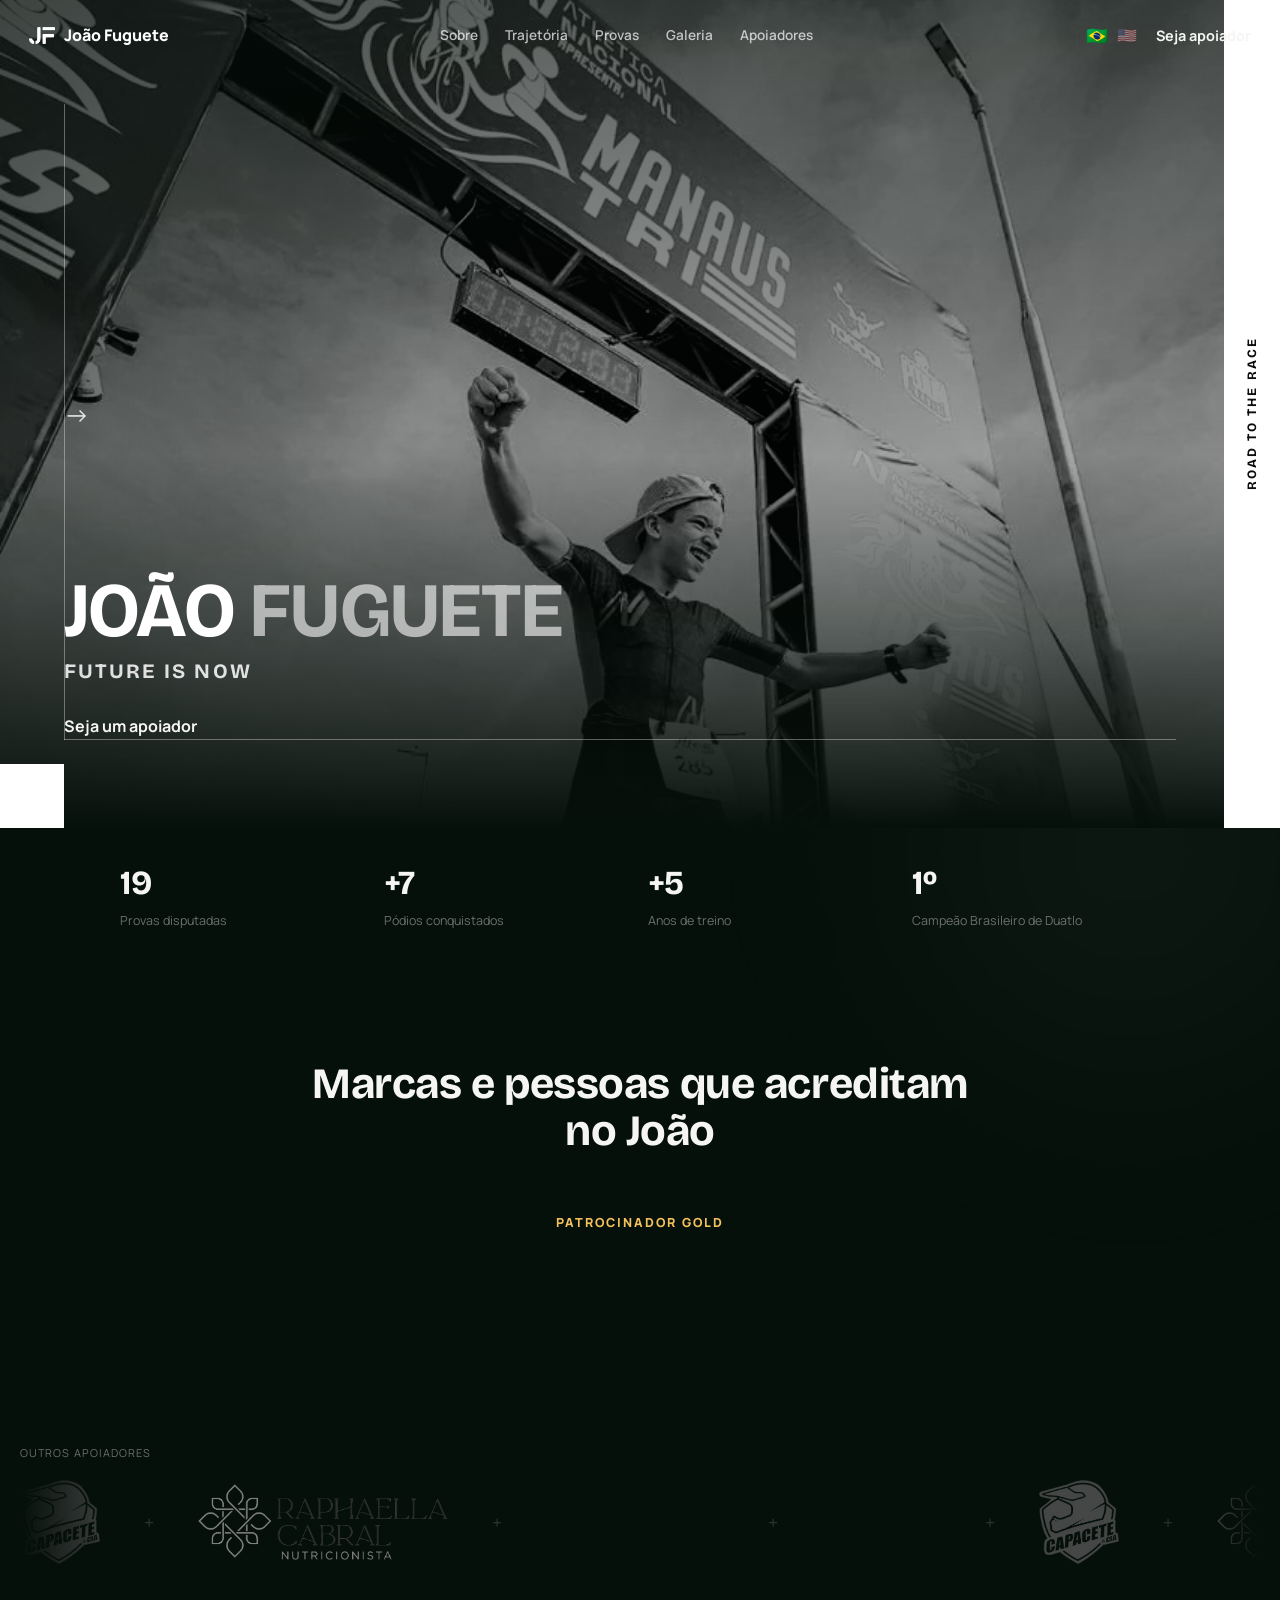
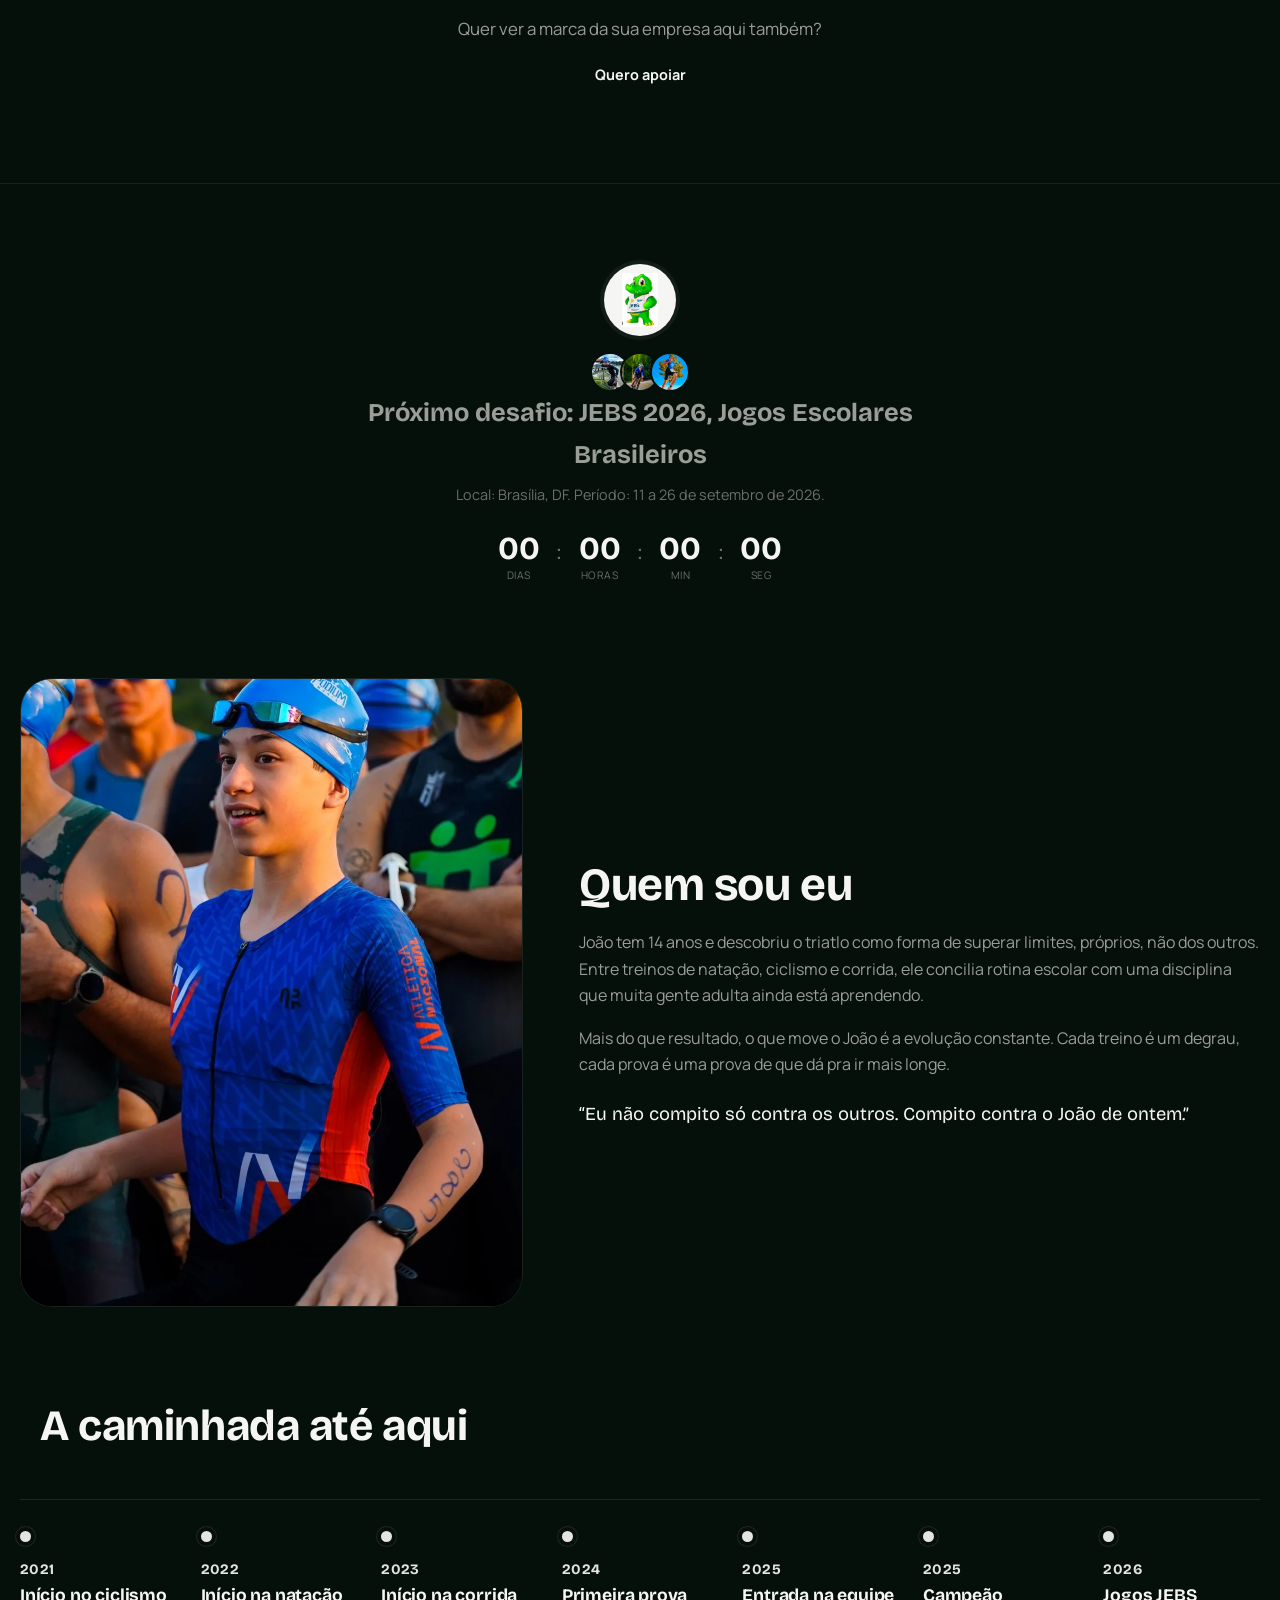
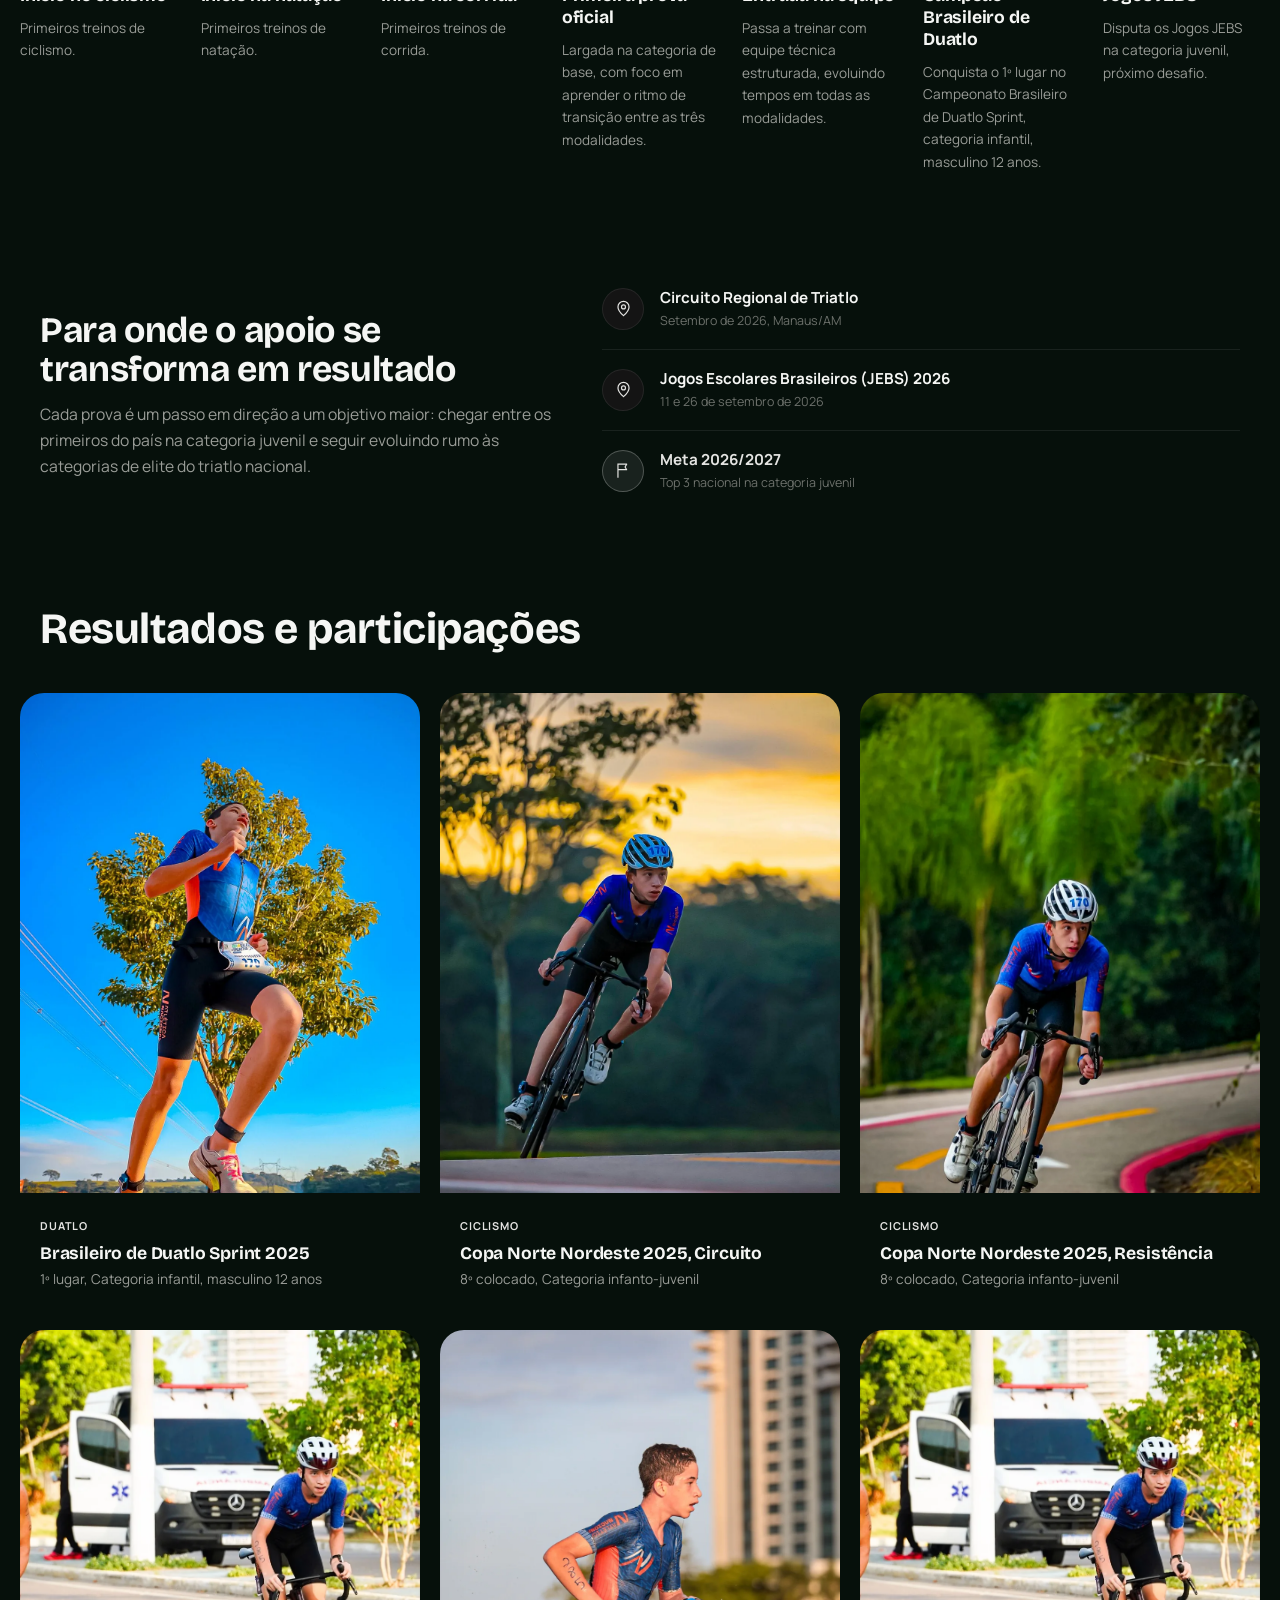
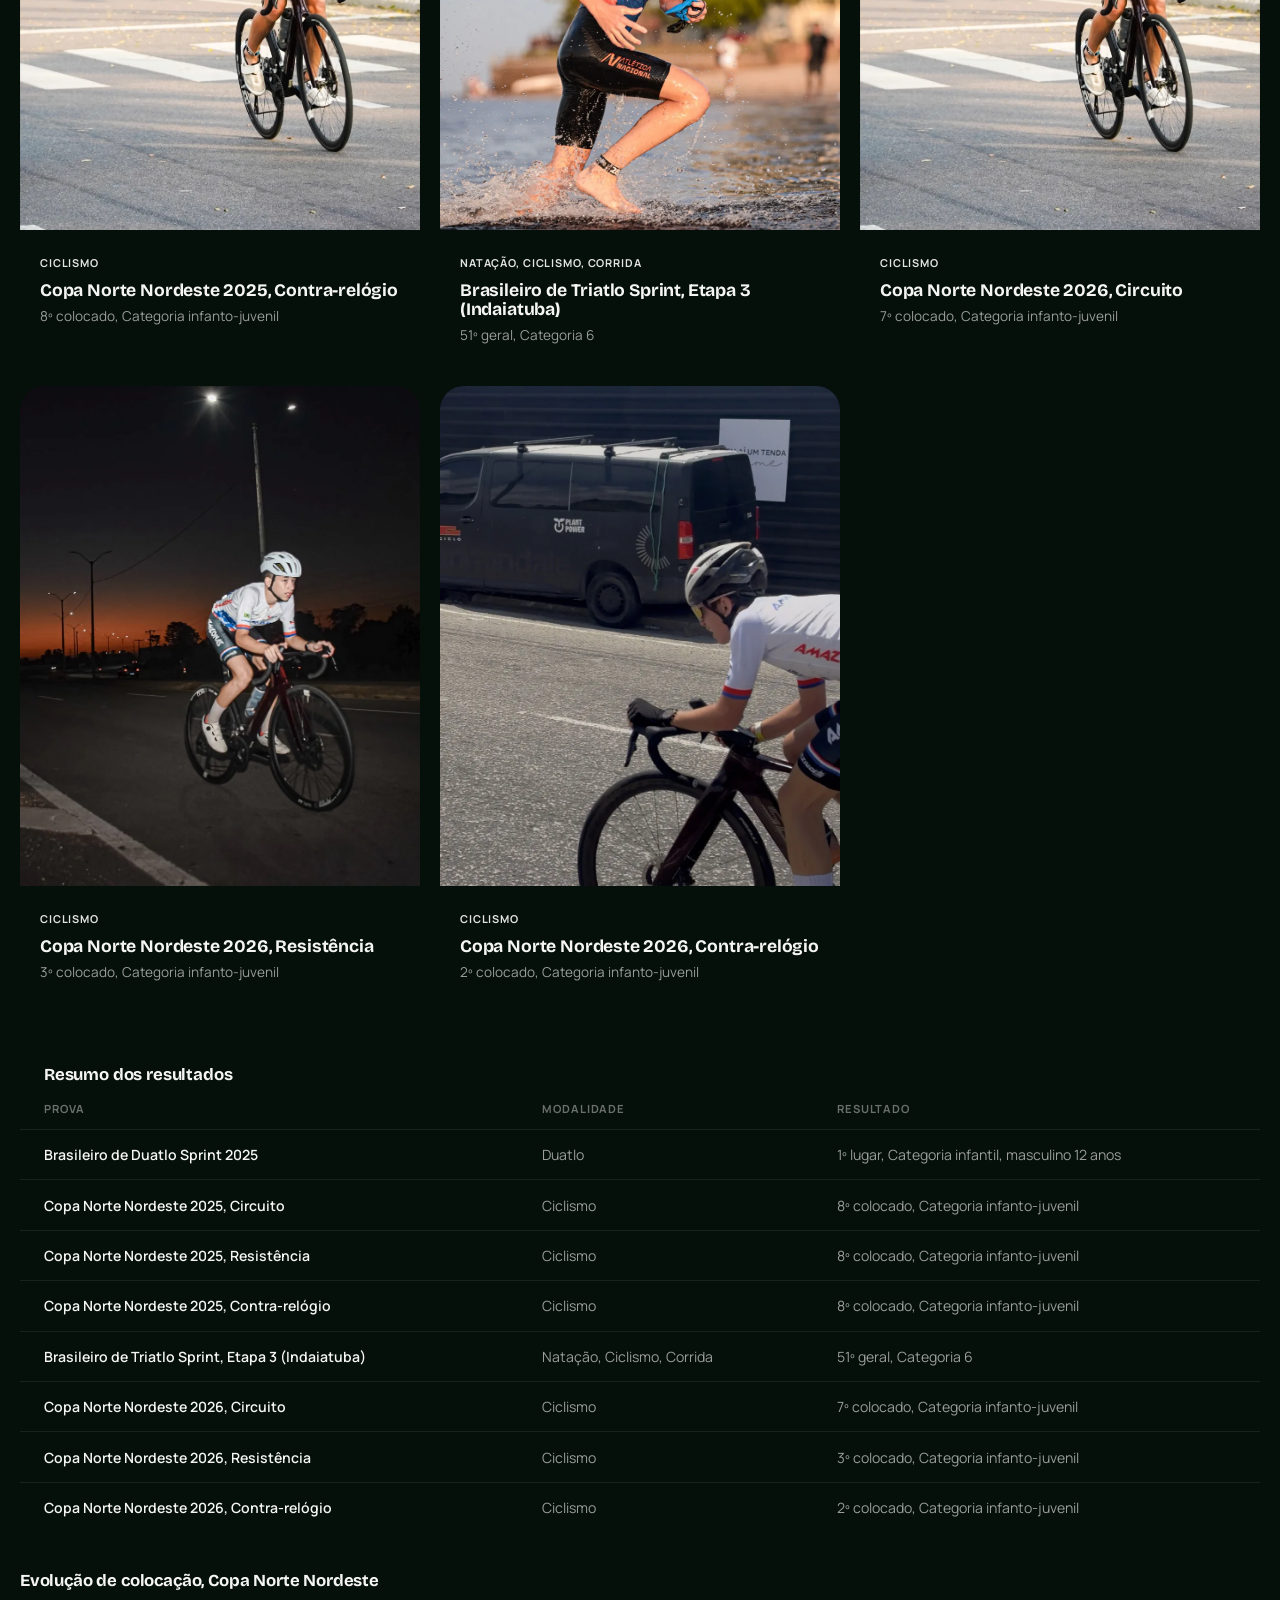
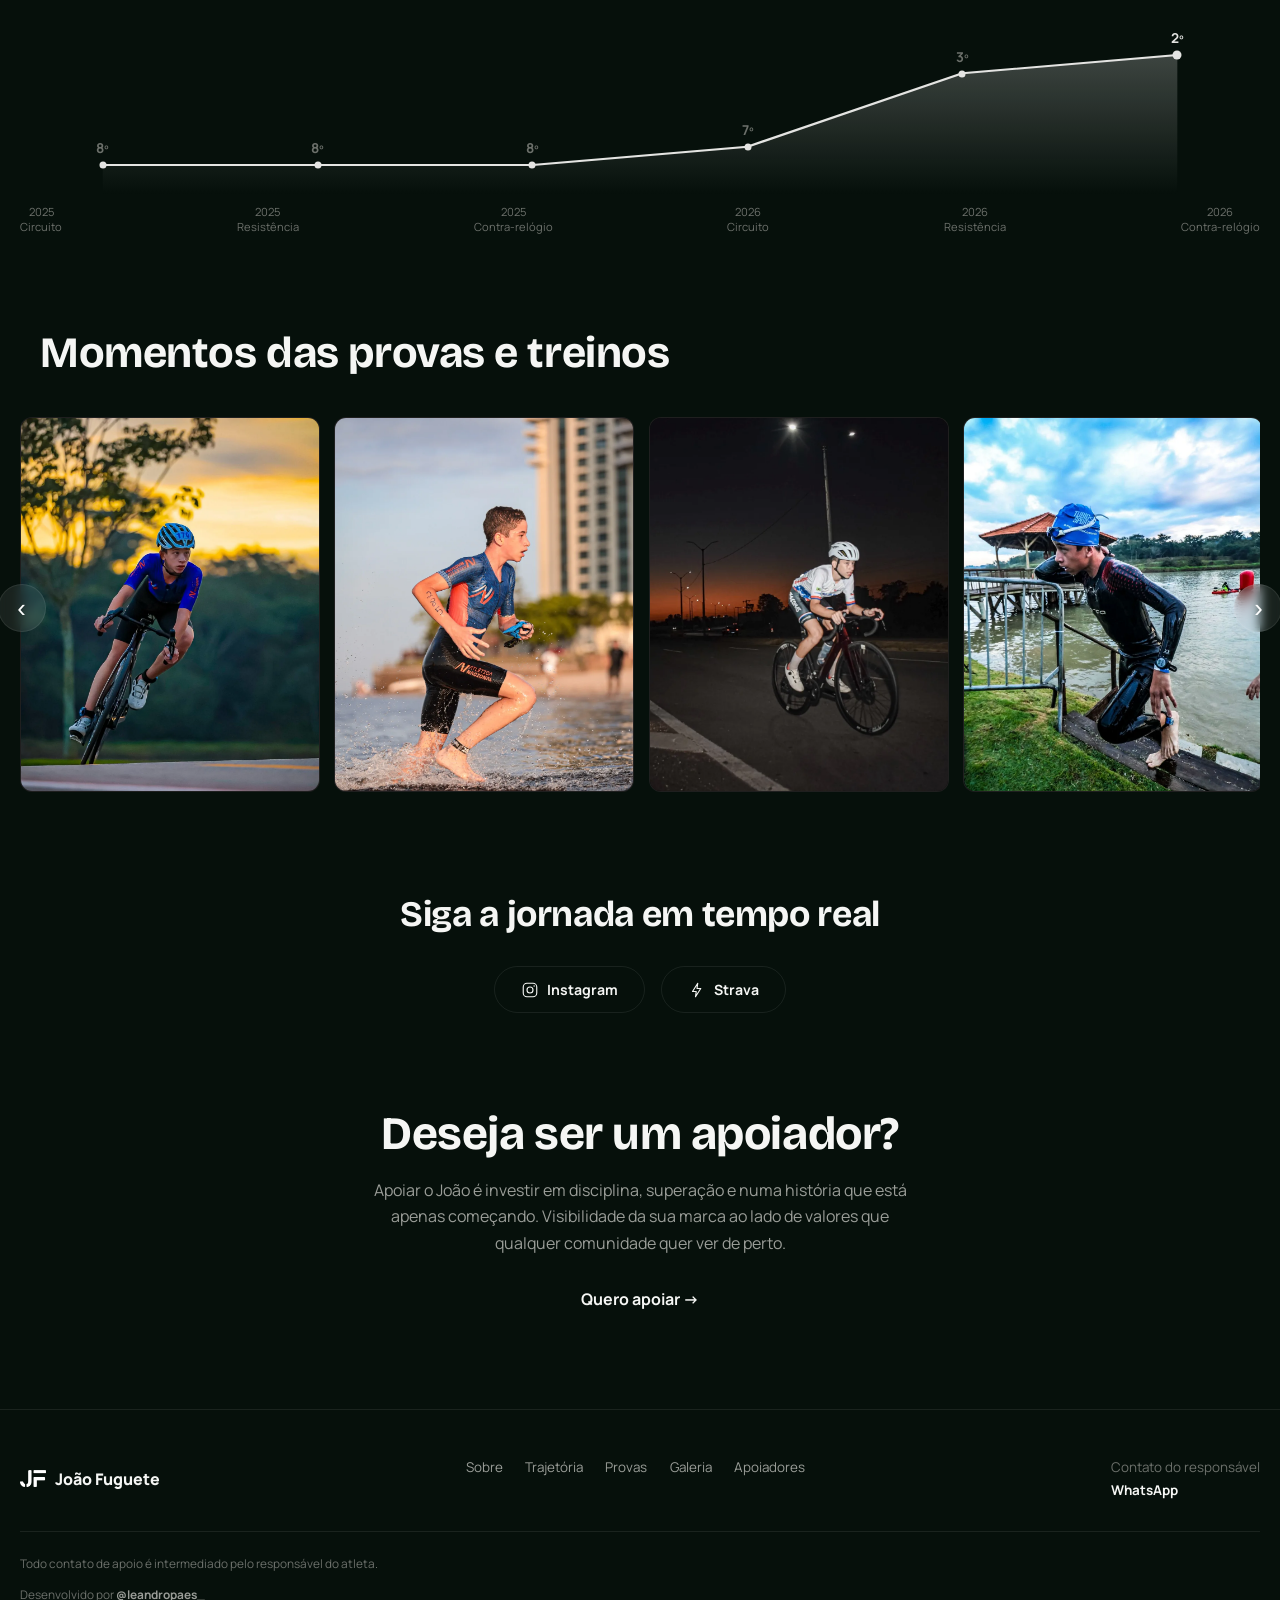
<file: index.html>
<!DOCTYPE html>
<html lang="pt-BR">
<head>
<meta charset="UTF-8">
<meta name="viewport" content="width=device-width, initial-scale=1.0">
<title data-i18n="page.title">João Fuguete, Atleta de Triatlo</title>
<meta name="description" content="João Fuguete, 14 anos, atleta de triatlo. Acompanhe a trajetória, resultados e provas, e conheça as marcas que apoiam essa jornada.">

<link rel="icon" type="image/png" href="fotos/joao-logo-jf.png">
<link rel="apple-touch-icon" href="fotos/joao-logo-jf.png">

<meta property="og:type" content="website">
<meta property="og:title" content="João Fuguete, Atleta de Triatlo">
<meta property="og:description" content="João Fuguete, 14 anos, atleta de triatlo. Acompanhe a trajetória, resultados e provas, e conheça as marcas que apoiam essa jornada.">
<meta property="og:image" content="fotos/joao-corrida-contraluz.jpeg">
<meta property="og:locale" content="pt_BR">
<meta name="twitter:card" content="summary_large_image">
<meta name="twitter:title" content="João Fuguete, Atleta de Triatlo">
<meta name="twitter:description" content="João Fuguete, 14 anos, atleta de triatlo. Acompanhe a trajetória, resultados e provas, e conheça as marcas que apoiam essa jornada.">
<meta name="twitter:image" content="fotos/joao-corrida-contraluz.jpeg">

<link rel="preconnect" href="https://fonts.googleapis.com">
<link rel="preconnect" href="https://fonts.gstatic.com" crossorigin>
<link href="https://fonts.googleapis.com/css2?family=Bricolage+Grotesque:opsz,wght@12..96,400..800&family=Manrope:wght@400;500;600;700;800&display=swap" rel="stylesheet">
<link rel="stylesheet" href="style.css?v=13">
</head>
<body>

<div class="glow glow-a" aria-hidden="true"></div>
<div class="glow glow-b" aria-hidden="true"></div>

<main id="top">

  <!-- HERO -->
  <section class="hero">
    <div class="hero-banner">
      <img class="hero-banner-photo" src="fotos/hero.webp" data-i18n-alt="hero.photoAlt" alt="João Fuguete comemorando ao cruzar a linha de chegada do Manaus Tri">
      <div class="hero-banner-overlay"></div>

      <header class="hero-nav" id="siteHeader">
        <a href="#top" class="logo">
          <span class="logo-mark"><img src="fotos/joao-logo-jf.png" alt="JF"></span>
          <span class="logo-text">João Fuguete</span>
        </a>
        <nav class="main-nav" id="mainNav">
          <a href="#sobre" data-i18n="nav.sobre">Sobre</a>
          <a href="#trajetoria" data-i18n="nav.trajetoria">Trajetória</a>
          <a href="#provas" data-i18n="nav.provas">Provas</a>
          <a href="#galeria" data-i18n="nav.galeria">Galeria</a>
          <a href="#apoiadores" data-i18n="nav.apoiadores">Apoiadores</a>
        </nav>
        <div class="header-actions">
          <div class="lang-switch" role="group" aria-label="Language / Idioma">
            <button type="button" class="lang-btn active" data-lang="pt" aria-label="Português (Brasil)"><span class="flag">🇧🇷</span></button>
            <button type="button" class="lang-btn" data-lang="en" aria-label="English (US)"><span class="flag">🇺🇸</span></button>
          </div>
          <button class="btn btn-text-only" data-open-modal data-i18n="nav.cta">Seja apoiador</button>
          <button class="nav-toggle" id="navToggle" data-i18n-aria-label="nav.menuLabel" aria-label="Abrir menu">
            <span></span><span></span><span></span>
          </button>
        </div>
      </header>

      <span class="hero-banner-arrow" aria-hidden="true">→</span>
      <div class="hero-banner-frame-v" aria-hidden="true"></div>
      <div class="hero-banner-frame-h" aria-hidden="true"></div>
      <div class="hero-banner-corner" aria-hidden="true"></div>
      <div class="hero-banner-side" data-i18n="hero.side">road to the race</div>

      <div class="hero-banner-content">
        <h1 class="hero-banner-name" data-i18n="hero.name">João <span>Fuguete</span></h1>
        <p class="hero-banner-tag" data-i18n="hero.tag">future is now</p>
        <button class="btn btn-lg btn-text-only" data-open-modal data-i18n="hero.ctaLink">Seja um apoiador</button>
      </div>
    </div>

    <div class="hero-stats">
        <div class="stat-card">
          <strong data-count="19">0</strong>
          <span data-i18n="stats.races.label">Provas disputadas</span>
        </div>
        <div class="stat-card">
          <strong><span class="stat-plus">+</span><span data-count="7">0</span></strong>
          <span data-i18n="stats.podiums.label">Pódios conquistados</span>
        </div>
        <div class="stat-card">
          <strong><span class="stat-plus">+</span><span data-count="5">0</span></strong>
          <span data-i18n="stats.years.label">Anos de treino</span>
        </div>
        <div class="stat-card">
          <strong data-i18n="stats.best.value">1º</strong>
          <span data-i18n="stats.best.label">Campeão Brasileiro de Duatlo</span>
        </div>
    </div>
  </section>

  <!-- APOIADORES -->
  <section class="supporters" id="apoiadores">
    <div class="section-head" data-reveal>
      <h2 data-i18n="supporters.title">Marcas e pessoas que acreditam no João</h2>
    </div>

    <div class="supporters-gold" data-reveal>
      <span class="supporters-gold-badge" data-i18n="supporters.goldLabel">Patrocinador Gold</span>
      <a href="atletica-nacional.html" class="supporter-card supporter-card--gold">
        <img width="280" height="108" decoding="async" src="fotos/apoiador-atletica-nacional.webp" data-i18n-alt="supporters.logo2Alt" alt="Atlética Nacional, apoiadora">
        <span class="supporter-card--gold-hint" data-i18n="supporters.goldHint">Conheça &#8594;</span>
      </a>
    </div>

    <p class="supporters-subhead" data-i18n="supporters.otherLabel">Outros apoiadores</p>
    <div class="supporters-marquee" data-reveal>
      <div class="supporters-track">
        <a href="#" class="supporter-card">
          <img loading="lazy" decoding="async" src="fotos/apoiador-capacete-cia.webp" data-i18n-alt="supporters.logoAlt" alt="Capacete & Cia, apoiador">
        </a>
        <span class="supporter-sep" aria-hidden="true">+</span>
        <a href="#" class="supporter-card">
          <img loading="lazy" decoding="async" src="fotos/apoiador-raphaella-cabral.webp" data-i18n-alt="supporters.logo3Alt" alt="Raphaella Cabral Nutricionista, apoiadora">
        </a>
        <span class="supporter-sep" aria-hidden="true">+</span>
        <a href="#" class="supporter-card">
          <img loading="lazy" decoding="async" src="fotos/apoiador-esportes-com-jesus.webp" data-i18n-alt="supporters.logo4Alt" alt="#Esportes com Jesus, apoiador">
        </a>
        <span class="supporter-sep" aria-hidden="true">+</span>
        <a href="#" class="supporter-card">
          <img loading="lazy" decoding="async" src="fotos/apoiador-nat-turismo.webp" data-i18n-alt="supporters.logo5Alt" alt="NAT Turismo, apoiador">
        </a>
        <span class="supporter-sep" aria-hidden="true">+</span>
        <a href="#" class="supporter-card" aria-hidden="true" tabindex="-1">
          <img loading="lazy" decoding="async" src="fotos/apoiador-capacete-cia.webp" alt="">
        </a>
        <span class="supporter-sep" aria-hidden="true">+</span>
        <a href="#" class="supporter-card" aria-hidden="true" tabindex="-1">
          <img loading="lazy" decoding="async" src="fotos/apoiador-raphaella-cabral.webp" alt="">
        </a>
        <span class="supporter-sep" aria-hidden="true">+</span>
        <a href="#" class="supporter-card" aria-hidden="true" tabindex="-1">
          <img loading="lazy" decoding="async" src="fotos/apoiador-esportes-com-jesus.webp" alt="">
        </a>
        <span class="supporter-sep" aria-hidden="true">+</span>
        <a href="#" class="supporter-card" aria-hidden="true" tabindex="-1">
          <img loading="lazy" decoding="async" src="fotos/apoiador-nat-turismo.webp" alt="">
        </a>
        <span class="supporter-sep" aria-hidden="true">+</span>
      </div>
    </div>
    <div class="supporters-cta" data-reveal>
      <p data-i18n="supporters.ctaText">Quer ver a marca da sua empresa aqui também?</p>
      <button class="btn btn-text-only" data-open-modal data-i18n="supporters.ctaBtn">Quero apoiar</button>
    </div>
  </section>

  <div class="section-divider" aria-hidden="true"></div>

  <!-- PROXIMA PROVA -->
  <section class="next-race">
    <div class="next-race-inner">
      <div class="next-race-info">
        <div class="next-race-badge">
          <img loading="lazy" decoding="async" src="fotos/jebs-mascote.webp" data-i18n-alt="nextRace.badgeAlt" alt="Jogos Escolares Brasileiros (JEBS)">
        </div>
        <div class="avatar-stack" aria-hidden="true">
          <img loading="lazy" decoding="async" src="fotos/joao-natacao-saida.webp" alt="">
          <img loading="lazy" decoding="async" src="fotos/joao-ciclismo-curva.webp" alt="">
          <img loading="lazy" decoding="async" src="fotos/joao-corrida-comemoracao.webp" alt="">
        </div>
        <p class="next-race-title" data-i18n="hero.inviteTitle">Próximo desafio: JEBS 2026, Jogos Escolares Brasileiros</p>
        <p class="next-race-date" id="nextRaceDate" data-i18n="hero.date">Local: Brasília, DF. Período: 11 a 26 de setembro de 2026.</p>
      </div>
      <div class="countdown" id="countdown">
        <div class="countdown-unit"><span id="cd-days">00</span><small data-i18n="countdown.days">Dias</small></div>
        <span class="countdown-sep">:</span>
        <div class="countdown-unit"><span id="cd-hours">00</span><small data-i18n="countdown.hours">Horas</small></div>
        <span class="countdown-sep">:</span>
        <div class="countdown-unit"><span id="cd-min">00</span><small data-i18n="countdown.min">Min</small></div>
        <span class="countdown-sep">:</span>
        <div class="countdown-unit"><span id="cd-sec">00</span><small data-i18n="countdown.sec">Seg</small></div>
      </div>
    </div>
  </section>

  <!-- QUEM É JOÃO -->
  <section class="about" id="sobre" data-reveal-group>
    <div class="about-media" data-reveal>
      <img loading="lazy" decoding="async" src="fotos/joao-natacao-largada.webp" data-i18n-alt="about.photoAlt" alt="João concentrado na largada da natação, cercado por outros atletas">
    </div>
    <div class="about-content" data-reveal>
      <h2 data-i18n="about.title">Quem sou eu</h2>
      <p data-i18n="about.p1">João tem 14 anos e descobriu o triatlo como forma de superar limites, próprios, não dos outros. Entre treinos de natação, ciclismo e corrida, ele concilia rotina escolar com uma disciplina que muita gente adulta ainda está aprendendo.</p>
      <p data-i18n="about.p2">Mais do que resultado, o que move o João é a evolução constante. Cada treino é um degrau, cada prova é uma prova de que dá pra ir mais longe.</p>
      <blockquote data-i18n="about.quote">“Eu não compito só contra os outros. Compito contra o João de ontem.”</blockquote>
    </div>
  </section>

  <!-- TRAJETORIA -->
  <section class="trajectory" id="trajetoria">
    <div class="section-head" data-reveal>
      <h2 data-i18n="trajectory.title">A caminhada até aqui</h2>
    </div>
    <div class="timeline" data-reveal-group>
      <div class="timeline-item" data-reveal>
        <div class="timeline-marker"></div>
        <div class="timeline-body">
          <span class="timeline-year">2021</span>
          <h3 data-i18n="trajectory.2021.title">Início no ciclismo</h3>
          <p data-i18n="trajectory.2021.desc">Primeiros treinos de ciclismo.</p>
        </div>
      </div>
      <div class="timeline-item" data-reveal>
        <div class="timeline-marker"></div>
        <div class="timeline-body">
          <span class="timeline-year">2022</span>
          <h3 data-i18n="trajectory.2022.title">Início na natação</h3>
          <p data-i18n="trajectory.2022.desc">Primeiros treinos de natação.</p>
        </div>
      </div>
      <div class="timeline-item" data-reveal>
        <div class="timeline-marker"></div>
        <div class="timeline-body">
          <span class="timeline-year">2023</span>
          <h3 data-i18n="trajectory.2023.title">Início na corrida</h3>
          <p data-i18n="trajectory.2023.desc">Primeiros treinos de corrida.</p>
        </div>
      </div>
      <div class="timeline-item" data-reveal>
        <div class="timeline-marker"></div>
        <div class="timeline-body">
          <span class="timeline-year">2024</span>
          <h3 data-i18n="trajectory.2024.title">Primeira prova oficial</h3>
          <p data-i18n="trajectory.2024.desc">Largada na categoria de base, com foco em aprender o ritmo de transição entre as três modalidades.</p>
        </div>
      </div>
      <div class="timeline-item" data-reveal>
        <div class="timeline-marker"></div>
        <div class="timeline-body">
          <span class="timeline-year">2025</span>
          <h3 data-i18n="trajectory.2025.title">Entrada na equipe</h3>
          <p data-i18n="trajectory.2025.desc">Passa a treinar com equipe técnica estruturada, evoluindo tempos em todas as modalidades.</p>
        </div>
      </div>
      <div class="timeline-item" data-reveal>
        <div class="timeline-marker"></div>
        <div class="timeline-body">
          <span class="timeline-year">2025</span>
          <h3 data-i18n="trajectory.2025b.title">Campeão Brasileiro de Duatlo</h3>
          <p data-i18n="trajectory.2025b.desc">Conquista o 1º lugar no Campeonato Brasileiro de Duatlo Sprint, categoria infantil, masculino 12 anos.</p>
        </div>
      </div>
      <div class="timeline-item" data-reveal>
        <div class="timeline-marker"></div>
        <div class="timeline-body">
          <span class="timeline-year">2026</span>
          <h3 data-i18n="trajectory.2026.title">Jogos JEBS</h3>
          <p data-i18n="trajectory.2026.desc">Disputa os Jogos JEBS na categoria juvenil, próximo desafio.</p>
        </div>
      </div>
    </div>
  </section>

  <!-- PRÓXIMAS PROVAS E METAS -->
  <section class="upcoming">
    <div class="upcoming-content" data-reveal>
      <h2 data-i18n="upcoming.title">Para onde o apoio se transforma em resultado</h2>
      <p data-i18n="upcoming.desc">Cada prova é um passo em direção a um objetivo maior: chegar entre os primeiros do país na categoria juvenil e seguir evoluindo rumo às categorias de elite do triatlo nacional.</p>
    </div>
    <div class="upcoming-list" data-reveal-group>
      <div class="upcoming-card" data-reveal>
        <span class="upcoming-icon"><svg viewBox="0 0 24 24" fill="none"><path d="M12 21s-7-6.1-7-11a7 7 0 0 1 14 0c0 4.9-7 11-7 11Z" stroke="currentColor" stroke-width="1.5"/><circle cx="12" cy="10" r="2.5" stroke="currentColor" stroke-width="1.5"/></svg></span>
        <div>
          <strong data-i18n="upcoming.card1.title">Circuito Regional de Triatlo</strong>
          <span data-i18n="upcoming.card1.date">Setembro de 2026, Manaus/AM</span>
        </div>
      </div>
      <div class="upcoming-card" data-reveal>
        <span class="upcoming-icon"><svg viewBox="0 0 24 24" fill="none"><path d="M12 21s-7-6.1-7-11a7 7 0 0 1 14 0c0 4.9-7 11-7 11Z" stroke="currentColor" stroke-width="1.5"/><circle cx="12" cy="10" r="2.5" stroke="currentColor" stroke-width="1.5"/></svg></span>
        <div>
          <strong data-i18n="upcoming.card2.title">Jogos Escolares Brasileiros (JEBS) 2026</strong>
          <span data-i18n="upcoming.card2.date">11 e 26 de setembro de 2026</span>
        </div>
      </div>
      <div class="upcoming-card upcoming-card--goal" data-reveal>
        <span class="upcoming-icon"><svg viewBox="0 0 24 24" fill="none"><path d="M5 3v18M5 4h11l-2 3.5L16 11H5" stroke="currentColor" stroke-width="1.5" stroke-linejoin="round"/></svg></span>
        <div>
          <strong data-i18n="upcoming.card3.title">Meta 2026/2027</strong>
          <span data-i18n="upcoming.card3.date">Top 3 nacional na categoria juvenil</span>
        </div>
      </div>
    </div>
  </section>

  <!-- PROVAS E RESULTADOS -->
  <section class="races" id="provas">
    <div class="section-head" data-reveal>
      <h2 data-i18n="races.title">Resultados e participações</h2>
    </div>
    <div class="races-grid" data-reveal-group>
      <article class="race-card" data-reveal>
        <img loading="lazy" decoding="async" src="fotos/joao-corrida-comemoracao.webp" alt="João comemorando após conquistar o título de campeão brasileiro de duatlo">
        <div class="race-card-body">
          <span class="race-tag" data-i18n="races.card4.tag">Duatlo</span>
          <h3 data-i18n="races.card4.title">Brasileiro de Duatlo Sprint 2025</h3>
          <p data-i18n="races.card4.desc">1º lugar, Categoria infantil, masculino 12 anos</p>
        </div>
      </article>
      <article class="race-card" data-reveal>
        <img loading="lazy" decoding="async" src="fotos/joao-hero-ciclismo.webp" alt="João em posição aerodinâmica no ciclismo">
        <div class="race-card-body">
          <span class="race-tag" data-i18n="races.card9.tag">Ciclismo</span>
          <h3 data-i18n="races.card9.title">Copa Norte Nordeste 2025, Circuito</h3>
          <p data-i18n="races.card9.desc">8º colocado, Categoria infanto-juvenil</p>
        </div>
      </article>
      <article class="race-card" data-reveal>
        <img loading="lazy" decoding="async" src="fotos/joao-ciclismo-curva.webp" alt="João em curva durante etapa de ciclismo, ladeado por vegetação">
        <div class="race-card-body">
          <span class="race-tag" data-i18n="races.card10.tag">Ciclismo</span>
          <h3 data-i18n="races.card10.title">Copa Norte Nordeste 2025, Resistência</h3>
          <p data-i18n="races.card10.desc">8º colocado, Categoria infanto-juvenil</p>
        </div>
      </article>
      <article class="race-card" data-reveal>
        <img loading="lazy" decoding="async" src="fotos/joao-ciclismo-faixa.webp" alt="João pedalando em faixa de pedestres durante prova de ciclismo" style="object-position: center 30%;">
        <div class="race-card-body">
          <span class="race-tag" data-i18n="races.card11.tag">Ciclismo</span>
          <h3 data-i18n="races.card11.title">Copa Norte Nordeste 2025, Contra-relógio</h3>
          <p data-i18n="races.card11.desc">8º colocado, Categoria infanto-juvenil</p>
        </div>
      </article>
      <article class="race-card" data-reveal>
        <img loading="lazy" decoding="async" src="fotos/joao-triatlo-transicao.webp" alt="João saindo da água durante etapa de triatlo" style="object-position: center 25%;">
        <div class="race-card-body">
          <span class="race-tag" data-i18n="races.card5.tag">Natação, Ciclismo, Corrida</span>
          <h3 data-i18n="races.card5.title">Brasileiro de Triatlo Sprint, Etapa 3 (Indaiatuba)</h3>
          <p data-i18n="races.card5.desc">51º geral, Categoria 6</p>
        </div>
      </article>
      <article class="race-card" data-reveal>
        <img loading="lazy" decoding="async" src="fotos/joao-ciclismo-faixa.webp" alt="João pedalando em faixa de pedestres durante prova de ciclismo" style="object-position: center 30%;">
        <div class="race-card-body">
          <span class="race-tag" data-i18n="races.card6.tag">Ciclismo</span>
          <h3 data-i18n="races.card6.title">Copa Norte Nordeste 2026, Circuito</h3>
          <p data-i18n="races.card6.desc">7º colocado, Categoria infanto-juvenil</p>
        </div>
      </article>
      <article class="race-card" data-reveal>
        <img loading="lazy" decoding="async" src="fotos/joao-ciclismo-entardecer.webp" alt="João pedalando ao entardecer durante prova de ciclismo">
        <div class="race-card-body">
          <span class="race-tag" data-i18n="races.card7.tag">Ciclismo</span>
          <h3 data-i18n="races.card7.title">Copa Norte Nordeste 2026, Resistência</h3>
          <p data-i18n="races.card7.desc">3º colocado, Categoria infanto-juvenil</p>
        </div>
      </article>
      <article class="race-card" data-reveal>
        <img loading="lazy" decoding="async" src="fotos/joao-ciclismo-van.webp" alt="João pedalando ao lado de van de equipe durante prova de ciclismo" style="object-position: center 35%;">
        <div class="race-card-body">
          <span class="race-tag" data-i18n="races.card8.tag">Ciclismo</span>
          <h3 data-i18n="races.card8.title">Copa Norte Nordeste 2026, Contra-relógio</h3>
          <p data-i18n="races.card8.desc">2º colocado, Categoria infanto-juvenil</p>
        </div>
      </article>
    </div>

    <div class="races-table-wrap" data-reveal>
      <h3 class="races-table-title" data-i18n="races.table.title">Resumo dos resultados</h3>
      <table class="races-table">
        <thead>
          <tr>
            <th data-i18n="races.table.prova">Prova</th>
            <th data-i18n="races.table.modalidade">Modalidade</th>
            <th data-i18n="races.table.resultado">Resultado</th>
          </tr>
        </thead>
        <tbody>
          <tr>
            <td data-i18n="races.card4.title">Brasileiro de Duatlo Sprint 2025</td>
            <td data-i18n="races.card4.tag">Duatlo</td>
            <td data-i18n="races.card4.desc">1º lugar, Categoria infantil, masculino 12 anos</td>
          </tr>
          <tr>
            <td data-i18n="races.card9.title">Copa Norte Nordeste 2025, Circuito</td>
            <td data-i18n="races.card9.tag">Ciclismo</td>
            <td data-i18n="races.card9.desc">8º colocado, Categoria infanto-juvenil</td>
          </tr>
          <tr>
            <td data-i18n="races.card10.title">Copa Norte Nordeste 2025, Resistência</td>
            <td data-i18n="races.card10.tag">Ciclismo</td>
            <td data-i18n="races.card10.desc">8º colocado, Categoria infanto-juvenil</td>
          </tr>
          <tr>
            <td data-i18n="races.card11.title">Copa Norte Nordeste 2025, Contra-relógio</td>
            <td data-i18n="races.card11.tag">Ciclismo</td>
            <td data-i18n="races.card11.desc">8º colocado, Categoria infanto-juvenil</td>
          </tr>
          <tr>
            <td data-i18n="races.card5.title">Brasileiro de Triatlo Sprint, Etapa 3 (Indaiatuba)</td>
            <td data-i18n="races.card5.tag">Natação, Ciclismo, Corrida</td>
            <td data-i18n="races.card5.desc">51º geral, Categoria 6</td>
          </tr>
          <tr>
            <td data-i18n="races.card6.title">Copa Norte Nordeste 2026, Circuito</td>
            <td data-i18n="races.card6.tag">Ciclismo</td>
            <td data-i18n="races.card6.desc">7º colocado, Categoria infanto-juvenil</td>
          </tr>
          <tr>
            <td data-i18n="races.card7.title">Copa Norte Nordeste 2026, Resistência</td>
            <td data-i18n="races.card7.tag">Ciclismo</td>
            <td data-i18n="races.card7.desc">3º colocado, Categoria infanto-juvenil</td>
          </tr>
          <tr>
            <td data-i18n="races.card8.title">Copa Norte Nordeste 2026, Contra-relógio</td>
            <td data-i18n="races.card8.tag">Ciclismo</td>
            <td data-i18n="races.card8.desc">2º colocado, Categoria infanto-juvenil</td>
          </tr>
        </tbody>
      </table>
    </div>

    <div class="races-progress" data-reveal>
      <h3 class="races-progress-title" data-i18n="races.progress.title">Evolução de colocação, Copa Norte Nordeste</h3>
      <div class="progress-line" id="progressLine">
        <svg class="progress-line-svg" viewBox="0 0 600 170" preserveAspectRatio="none" aria-hidden="true">
          <defs>
            <linearGradient id="progressLineFade" x1="0" y1="0" x2="0" y2="1">
              <stop offset="0%" stop-color="var(--brand)" stop-opacity="0.25"></stop>
              <stop offset="100%" stop-color="var(--brand)" stop-opacity="0"></stop>
            </linearGradient>
          </defs>
          <polygon class="progress-line-area" points="40,140 144,140 248,140 352,121.7 456,48.3 560,30 560,170 40,170"></polygon>
          <polyline class="progress-line-path" points="40,140 144,140 248,140 352,121.7 456,48.3 560,30"></polyline>
        </svg>
        <span class="progress-line-dot" style="left:6.67%; top:82.35%;"></span>
        <span class="progress-line-dot" style="left:24%; top:82.35%;"></span>
        <span class="progress-line-dot" style="left:41.33%; top:82.35%;"></span>
        <span class="progress-line-dot" style="left:58.67%; top:71.6%;"></span>
        <span class="progress-line-dot" style="left:76%; top:28.4%;"></span>
        <span class="progress-line-dot progress-line-dot--best" style="left:93.33%; top:17.65%;"></span>
        <span class="progress-line-value" style="left:6.67%; top:82.35%;" data-i18n="races.progress.v1">8º</span>
        <span class="progress-line-value" style="left:24%; top:82.35%;" data-i18n="races.progress.v2">8º</span>
        <span class="progress-line-value" style="left:41.33%; top:82.35%;" data-i18n="races.progress.v3">8º</span>
        <span class="progress-line-value" style="left:58.67%; top:71.6%;" data-i18n="races.progress.v4">7º</span>
        <span class="progress-line-value" style="left:76%; top:28.4%;" data-i18n="races.progress.v5">3º</span>
        <span class="progress-line-value progress-line-value--best" style="left:93.33%; top:17.65%;" data-i18n="races.progress.v6">2º</span>
      </div>
      <div class="progress-line-labels">
        <span data-i18n="races.progress.l1">2025<br>Circuito</span>
        <span data-i18n="races.progress.l2">2025<br>Resistência</span>
        <span data-i18n="races.progress.l3">2025<br>Contra-relógio</span>
        <span data-i18n="races.progress.l4">2026<br>Circuito</span>
        <span data-i18n="races.progress.l5">2026<br>Resistência</span>
        <span data-i18n="races.progress.l6">2026<br>Contra-relógio</span>
      </div>
    </div>
  </section>

  <!-- GALERIA -->
  <section class="gallery" id="galeria">
    <div class="section-head" data-reveal>
      <h2 data-i18n="gallery.title">Momentos das provas e treinos</h2>
    </div>
    <div class="gallery-slider-wrap" data-reveal>
      <button class="gallery-nav gallery-nav--prev" aria-label="Foto anterior">&#8249;</button>
      <div class="gallery-slider" id="gallerySlider">
        <button class="gallery-item" data-lightbox="fotos/joao-hero-ciclismo.webp"><img loading="lazy" decoding="async" src="fotos/joao-hero-ciclismo.webp" alt="João em posição aerodinâmica no ciclismo"></button>
        <button class="gallery-item" data-lightbox="fotos/joao-triatlo-transicao.webp"><img loading="lazy" decoding="async" src="fotos/joao-triatlo-transicao.webp" alt="João saindo da água durante etapa de triatlo"></button>
        <button class="gallery-item" data-lightbox="fotos/joao-ciclismo-entardecer.webp"><img loading="lazy" decoding="async" src="fotos/joao-ciclismo-entardecer.webp" alt="João pedalando ao entardecer durante prova de ciclismo"></button>
        <button class="gallery-item" data-lightbox="fotos/joao-natacao-saida.webp"><img loading="lazy" decoding="async" src="fotos/joao-natacao-saida.webp" alt="João saindo da água"></button>
        <button class="gallery-item" data-lightbox="fotos/joao-corrida-lago.webp"><img loading="lazy" decoding="async" src="fotos/joao-corrida-lago.webp" alt="João correndo à beira do lago"></button>
        <button class="gallery-item" data-lightbox="fotos/joao-ciclismo-van.webp"><img loading="lazy" decoding="async" src="fotos/joao-ciclismo-van.webp" alt="João pedalando ao lado de van de equipe durante prova de ciclismo"></button>
        <button class="gallery-item" data-lightbox="fotos/joao-corrida-contraluz.webp"><img loading="lazy" decoding="async" src="fotos/joao-corrida-contraluz.webp" alt="João correndo em contraluz"></button>
        <button class="gallery-item" data-lightbox="fotos/joao-natacao-largada.webp"><img loading="lazy" decoding="async" src="fotos/joao-natacao-largada.webp" alt="João concentrado na largada da natação, cercado por outros atletas"></button>
        <button class="gallery-item" data-lightbox="fotos/joao-corrida-comemoracao.webp"><img loading="lazy" decoding="async" src="fotos/joao-corrida-comemoracao.webp" alt="João comemorando durante prova"></button>
        <button class="gallery-item" data-lightbox="fotos/joao-ciclismo-faixa.webp"><img loading="lazy" decoding="async" src="fotos/joao-ciclismo-faixa.webp" alt="João pedalando em faixa de pedestres durante prova de ciclismo"></button>
        <button class="gallery-item" data-lightbox="fotos/joao-ciclismo-curva.webp"><img loading="lazy" decoding="async" src="fotos/joao-ciclismo-curva.webp" alt="João em curva no ciclismo"></button>
      </div>
      <button class="gallery-nav gallery-nav--next" aria-label="Próxima foto">&#8250;</button>
    </div>
  </section>

  <!-- REDES SOCIAIS -->
  <section class="social" data-reveal>
    <h2 data-i18n="social.title">Siga a jornada em tempo real</h2>
    <div class="social-links">
      <a href="https://www.instagram.com/tri.fuguete/" target="_blank" rel="noopener" class="social-link">
        <svg viewBox="0 0 24 24" fill="none"><rect x="3" y="3" width="18" height="18" rx="5" stroke="currentColor" stroke-width="1.5"/><circle cx="12" cy="12" r="4" stroke="currentColor" stroke-width="1.5"/><circle cx="17.5" cy="6.5" r="1" fill="currentColor"/></svg>
        Instagram
      </a>
      <a href="https://www.strava.com/athletes/198053718" target="_blank" rel="noopener" class="social-link">
        <svg viewBox="0 0 24 24" fill="none"><path d="M13 3 6 14h5l-1 7 7-11h-5l1-7Z" stroke="currentColor" stroke-width="1.5" stroke-linejoin="round"/></svg>
        Strava
      </a>
    </div>
  </section>

  <!-- CTA FINAL -->
  <section class="cta" data-reveal>
    <h2 data-i18n="cta.title">Deseja ser um apoiador?</h2>
    <p data-i18n="cta.desc">Apoiar o João é investir em disciplina, superação e numa história que está apenas começando. Visibilidade da sua marca ao lado de valores que qualquer comunidade quer ver de perto.</p>
    <button class="btn btn-lg btn-text-only" data-open-modal data-i18n="cta.btn">Quero apoiar →</button>
  </section>

</main>

<footer class="site-footer">
  <div class="footer-inner">
    <div class="footer-brand">
      <span class="logo-mark"><img loading="lazy" decoding="async" src="fotos/joao-logo-jf.png" alt="JF"></span>
      <span class="logo-text">João Fuguete</span>
    </div>
    <nav class="footer-nav">
      <a href="#sobre" data-i18n="nav.sobre">Sobre</a>
      <a href="#trajetoria" data-i18n="nav.trajetoria">Trajetória</a>
      <a href="#provas" data-i18n="nav.provas">Provas</a>
      <a href="#galeria" data-i18n="nav.galeria">Galeria</a>
      <a href="#apoiadores" data-i18n="nav.apoiadores">Apoiadores</a>
    </nav>
    <div class="footer-contact">
      <span data-i18n="footer.contactLabel">Contato do responsável</span>
      <a href="https://wa.me/5592991619983" target="_blank" rel="noopener" data-i18n="footer.whatsapp">WhatsApp</a>
    </div>
  </div>
  <p class="footer-note" data-i18n="footer.note">Todo contato de apoio é intermediado pelo responsável do atleta.</p>
  <p class="footer-credit">Desenvolvido por <a href="https://instagram.com/leandropaes_" target="_blank" rel="noopener">@leandropaes_</a></p>
</footer>

<!-- MODAL -->
<div class="modal-overlay" id="modalOverlay">
  <div class="modal" role="dialog" aria-modal="true" aria-labelledby="modalTitle">
    <button class="modal-close" id="modalClose" data-i18n-aria-label="modal.closeLabel" aria-label="Fechar">&times;</button>
    <h3 id="modalTitle" data-i18n="modal.title">Seja um apoiador do João</h3>
    <p class="modal-sub" data-i18n="modal.sub">Preencha os dados abaixo e o responsável pelo atleta entrará em contato.</p>
    <form id="supportForm">
      <div class="form-toggle-field">
        <span data-i18n="modal.labelTipo">Você é</span>
        <div class="form-toggle" role="radiogroup">
          <label class="form-toggle-option">
            <input type="radio" name="tipo" value="pessoa" checked>
            <span data-i18n="modal.tipoPessoa">Pessoa física</span>
          </label>
          <label class="form-toggle-option">
            <input type="radio" name="tipo" value="empresa">
            <span data-i18n="modal.tipoEmpresa">Empresa</span>
          </label>
        </div>
      </div>
      <label><span data-i18n="modal.labelNomePF" id="empresaLabel">Nome (opcional)</span>
        <input type="text" name="empresa">
      </label>
      <div class="form-row">
        <label><span data-i18n="modal.labelEmail">E-mail</span>
          <input type="email" name="email" inputmode="email" placeholder="nome@email.com" required>
        </label>
        <label><span data-i18n="modal.labelTelefone">Telefone</span>
          <input type="tel" name="telefone" id="telefoneInput" inputmode="numeric" placeholder="(00) 00000-0000" maxlength="15" required>
        </label>
      </div>
      <label><span data-i18n="modal.labelMensagem">Mensagem</span>
        <textarea name="mensagem" rows="3" data-i18n-placeholder="modal.placeholderMensagem" placeholder="O que gostaria de oferecer: patrocínio financeiro, equipamento, inscrição em provas..."></textarea>
      </label>
      <button type="submit" class="btn btn-accent btn-lg" data-i18n="modal.submitBtn">Enviar mensagem</button>
      <p class="form-note" data-i18n="modal.formNote">Como João tem 14 anos, todo contato de apoio é intermediado por seu responsável.</p>
    </form>
    <div class="form-success" id="formSuccess">
      <p data-i18n="modal.successMsg">Mensagem enviada! O responsável do João vai entrar em contato em breve.</p>
    </div>
  </div>
</div>

<button class="back-to-top" id="backToTop" data-i18n-aria-label="backToTop.label" aria-label="Voltar ao topo">
  <svg viewBox="0 0 24 24" fill="none"><path d="M12 19V5M12 5l-6 6M12 5l6 6" stroke="currentColor" stroke-width="2" stroke-linecap="round" stroke-linejoin="round"/></svg>
</button>

<script src="script.js?v=7"></script>
</body>
</html>
</file>
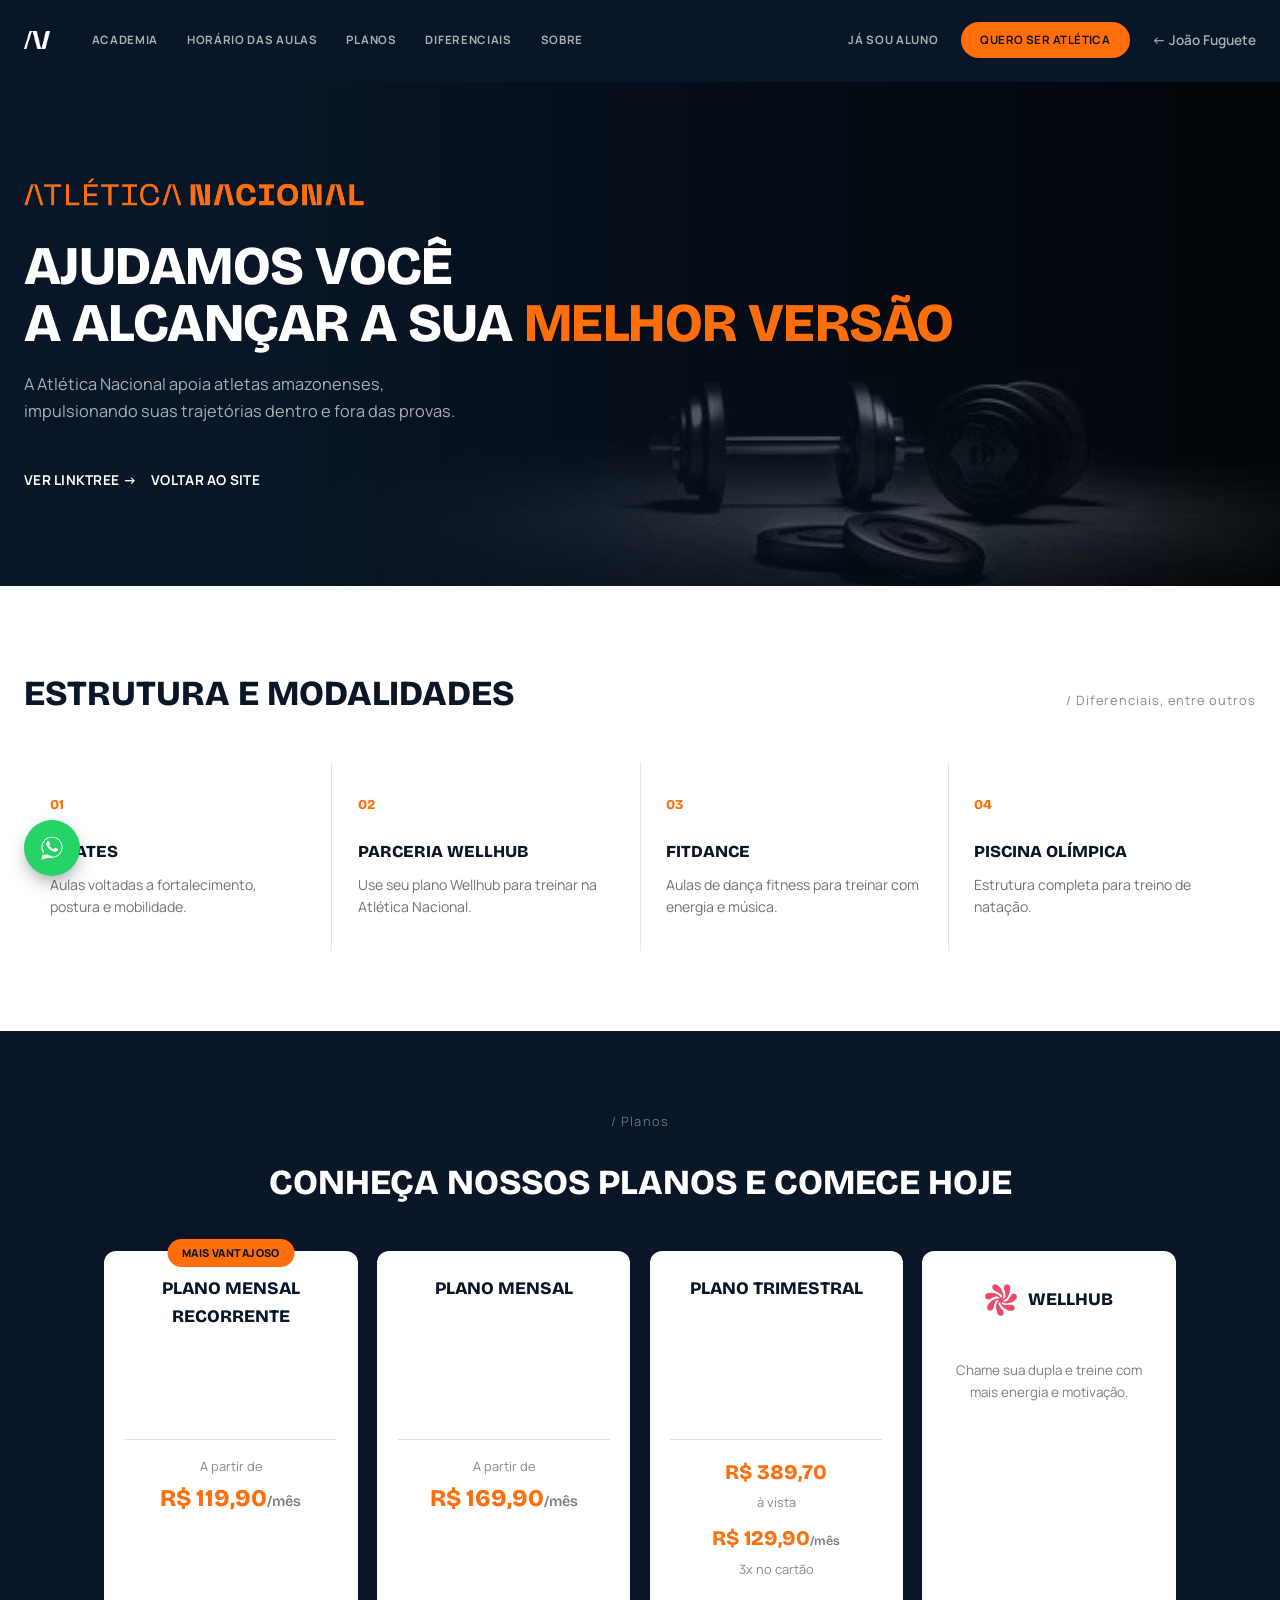
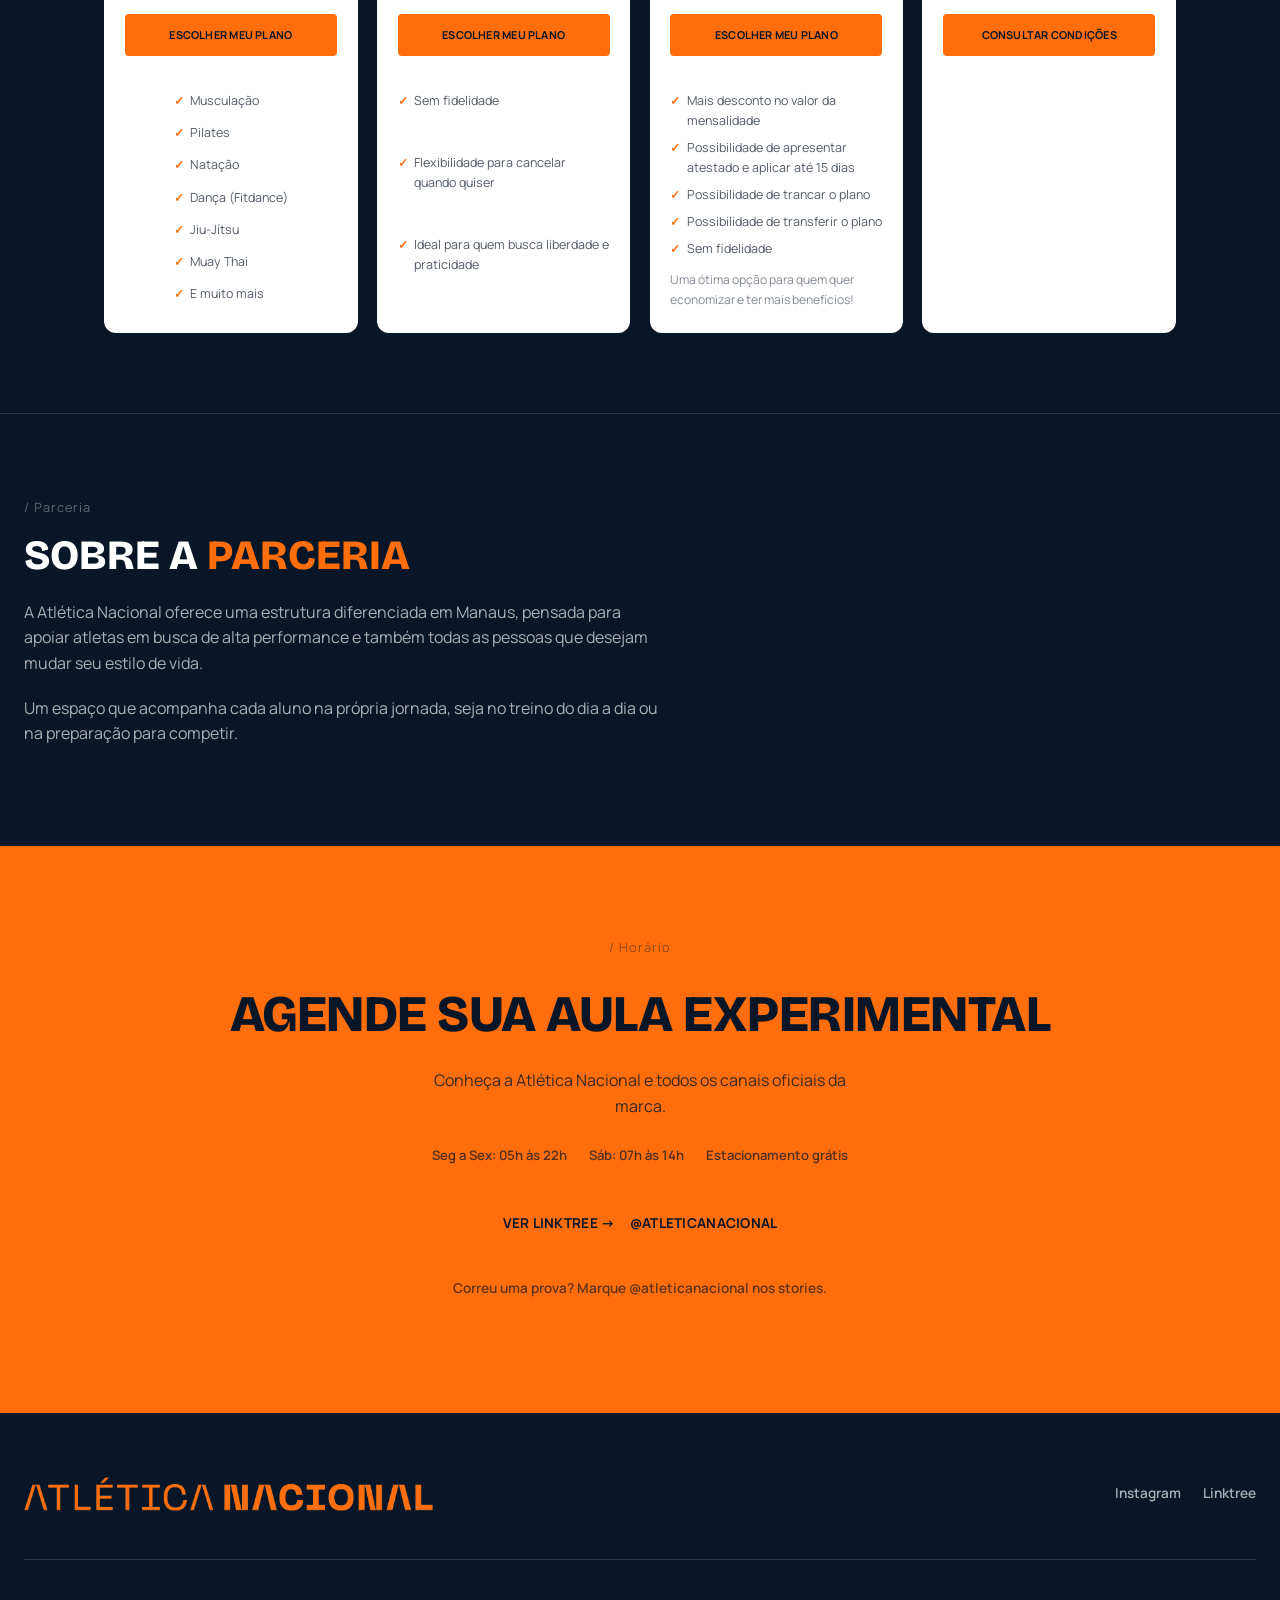
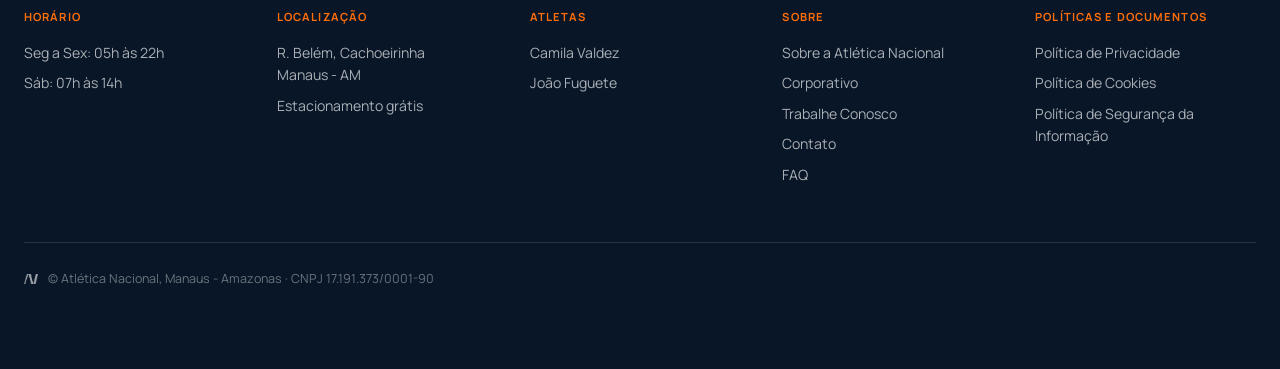
<file: atletica-nacional.html>
<!DOCTYPE html>
<html lang="pt-BR">
<head>
<meta charset="UTF-8">
<meta name="viewport" content="width=device-width, initial-scale=1.0">
<title>Atlética Nacional · Patrocinador Gold — João Fuguete</title>
<meta name="description" content="Atlética Nacional, patrocinadora Gold de João Fuguete, atleta de triatlo.">

<link rel="icon" type="image/png" href="fotos/favicon-n-32.png">
<link rel="apple-touch-icon" href="fotos/favicon-n-180.png">

<link rel="preconnect" href="https://fonts.googleapis.com">
<link rel="preconnect" href="https://fonts.gstatic.com" crossorigin>
<link href="https://fonts.googleapis.com/css2?family=Bricolage+Grotesque:opsz,wght@12..96,400..800&family=Manrope:wght@400;500;600;700;800&display=swap" rel="stylesheet">

<style>
  :root {
    --navy: #112e51;
    --navy-deep: #081627;
    --orange: #ff6e0b;
    --text: #ffffff;
    --text-muted: rgba(255,255,255,0.66);
    --text-dim: rgba(255,255,255,0.4);
    --border: rgba(255,255,255,0.12);
    --font-display: 'Bricolage Grotesque', 'Manrope', sans-serif;
    --font-body: 'Manrope', sans-serif;
  }
  * { box-sizing: border-box; }
  html { scroll-behavior: smooth; }
  body {
    margin: 0;
    background: var(--navy-deep);
    color: var(--text-muted);
    font-family: var(--font-body);
    line-height: 1.6;
  }
  a { color: inherit; }
  img { max-width: 100%; display: block; }
  .wrap { max-width: 1120px; margin: 0 auto; padding: 0 1.5rem; }

  /* Scroll reveal */
  [data-reveal] {
    opacity: 0; transform: translateY(22px);
    transition: opacity 0.7s cubic-bezier(0.16,1,0.3,1), transform 0.7s cubic-bezier(0.16,1,0.3,1);
  }
  [data-reveal].is-visible { opacity: 1; transform: translateY(0); }
  @media (prefers-reduced-motion: reduce) {
    html { scroll-behavior: auto; }
    [data-reveal] { opacity: 1; transform: none; transition: none; }
  }

  /* Nav */
  .an-nav {
    position: sticky; top: 0; z-index: 40;
    padding: 1.4rem 1.5rem;
    display: flex; align-items: center; justify-content: space-between;
    background: var(--navy-deep);
    border-bottom: 1px solid transparent;
    transition: box-shadow 0.25s ease, border-color 0.25s ease;
  }
  .an-nav.is-scrolled {
    border-bottom-color: var(--border);
    box-shadow: 0 12px 24px -18px rgba(0,0,0,0.6);
  }
  .an-back {
    display: inline-flex; align-items: center; gap: 0.5rem;
    font-size: 0.85rem; font-weight: 600; text-decoration: none;
    color: var(--text-muted);
    transition: color 0.15s ease;
  }
  .an-back:hover { color: var(--text); }
  .an-nav-right { display: flex; align-items: center; gap: 1.4rem; }
  .an-nav-aluno {
    font-size: 0.72rem; font-weight: 700; text-decoration: none; color: var(--text-muted);
    text-transform: uppercase; letter-spacing: 0.06em;
    transition: color 0.15s ease;
  }
  .an-nav-aluno:hover { color: var(--text); }
  .an-nav-cta {
    font-size: 0.72rem; font-weight: 700; text-decoration: none;
    text-transform: uppercase; letter-spacing: 0.04em;
    color: var(--navy-deep); background: var(--orange);
    padding: 0.55rem 1.2rem; border-radius: 999px;
    transition: transform 0.15s ease;
  }
  .an-nav-cta:hover { transform: translateY(-1px); }
  .an-nav-left { display: flex; align-items: center; gap: 2.6rem; }
  .an-nav-links { display: flex; gap: 1.8rem; }
  .an-nav-links a {
    font-size: 0.72rem; font-weight: 700; text-decoration: none; color: var(--text-muted);
    text-transform: uppercase; letter-spacing: 0.06em;
    transition: color 0.15s ease;
  }
  .an-nav-links a:hover { color: var(--text); }
  .an-brand { display: flex; align-items: center; gap: 0.7rem; }
  .an-brand-badge {
    display: flex; align-items: center; justify-content: center;
    flex: none;
  }
  .an-brand-badge img { width: 26px; height: auto; }

  /* Hero */
  .an-hero {
    position: relative;
    padding: 6rem 1.5rem 5rem;
    overflow: hidden;
  }
  .an-hero::before {
    content: '';
    position: absolute; inset: 0; z-index: 0;
    background:
      linear-gradient(90deg, var(--navy-deep) 20%, rgba(8,22,39,0.55) 60%, rgba(8,22,39,0.25) 100%),
      url('fotos/hero-teste-halteres.webp') center 60% / cover no-repeat;
  }
  .an-hero-content { position: relative; }
  .an-hero-logo { width: 100%; max-width: 340px; margin: 0 0 2rem; }
  .an-hero-eyebrow {
    font-size: 0.78rem; letter-spacing: 0.16em; text-transform: uppercase;
    font-weight: 800; color: var(--orange);
    margin: 0 0 1rem;
  }
  .an-hero h1 {
    font-family: var(--font-display); font-weight: 800;
    font-size: clamp(2.2rem, 5.4vw, 3.4rem); line-height: 1.05;
    letter-spacing: -0.01em;
    margin: 0 0 1.2rem; color: var(--text);
    text-transform: uppercase;
  }
  .an-hero h1 span { color: var(--orange); }
  .an-hero p { max-width: 460px; margin: 0 0 2rem; font-size: 1.02rem; }
  .an-hero-actions { display: flex; gap: 0.9rem; flex-wrap: wrap; }
  .an-btn {
    display: inline-flex; align-items: center; gap: 0.5rem;
    font-size: 0.85rem; font-weight: 700; letter-spacing: 0.02em; text-transform: uppercase;
    padding: 0.9rem 1.6rem; border-radius: 4px;
    text-decoration: none;
    transition: transform 0.15s ease, background 0.15s ease, border-color 0.15s ease;
  }
  .an-btn--outline {
    padding-left: 0; padding-right: 0;
    color: var(--text);
    background-image: linear-gradient(currentColor, currentColor);
    background-position: 0 100%; background-repeat: no-repeat; background-size: 0% 2px;
    border-radius: 0;
    transition: background-size 0.3s ease;
  }
  .an-btn--outline:hover { background-size: 100% 2px; transform: none; }

  /* Section head */
  .an-section { padding: 5rem 1.5rem; scroll-margin-top: 76px; }
  .an-hero, .an-cta { scroll-margin-top: 76px; }
  .an-section-head {
    display: flex; align-items: baseline; justify-content: space-between;
    gap: 1.5rem; margin-bottom: 2.5rem; flex-wrap: wrap;
  }
  .an-section-head h2 {
    font-family: var(--font-display); font-weight: 800; font-size: clamp(1.6rem, 3.4vw, 2.2rem);
    color: var(--text); margin: 0; text-transform: uppercase;
  }
  .an-section-tag {
    font-size: 0.8rem; letter-spacing: 0.08em; color: var(--text-dim); white-space: nowrap;
  }
  #diferenciais .an-section-head h2 { color: var(--navy-deep); }
  #diferenciais .an-section-tag { color: rgba(8,22,39,0.5); }
  #planos .an-section-head { flex-direction: column-reverse; align-items: center; text-align: center; }
  .an-section-lead { max-width: 480px; font-size: 0.98rem; margin: -1.4rem 0 2.5rem; }


  /* Partnership section */
  .an-story { max-width: 640px; }
  .an-story-tag {
    display: inline-block; font-size: 0.8rem; letter-spacing: 0.08em;
    color: rgba(255,255,255,0.35); margin-bottom: 1rem;
  }
  .an-story h2 {
    font-family: var(--font-display); font-weight: 800; font-size: clamp(1.8rem, 4vw, 2.6rem);
    color: var(--text); text-transform: uppercase; line-height: 1.05; margin: 0 0 1.4rem;
  }
  .an-story h2 span { color: var(--orange); }
  .an-story p { margin: 0 0 1.2rem; }
  .an-story strong { color: var(--text); }

  /* Features / diferenciais */
  #diferenciais { background: #fff; }
  .an-features {
    display: grid; grid-template-columns: repeat(4, 1fr); gap: 1px;
    background: rgba(8,22,39,0.1);
  }
  .an-feature {
    background: #fff; padding: 2rem 1.6rem;
    transition: transform 0.25s ease, box-shadow 0.25s ease;
  }
  .an-feature:hover {
    transform: translateY(-4px);
    box-shadow: 0 18px 30px -20px rgba(0,0,0,0.35);
    position: relative; z-index: 1;
  }
  .an-feature-index {
    display: block; font-family: var(--font-display); font-weight: 800;
    font-size: 0.85rem; color: var(--orange); margin-bottom: 1.4rem;
  }
  .an-feature h3 {
    font-family: var(--font-display); font-weight: 800; font-size: 1.05rem;
    color: var(--navy-deep); margin: 0 0 0.5rem; text-transform: uppercase;
  }
  .an-feature p { font-size: 0.88rem; margin: 0; color: rgba(8,22,39,0.6); }

  /* Plans */
  .an-plans-grid {
    display: grid; grid-template-columns: repeat(4, 1fr); grid-auto-rows: min-content;
    gap: 1.2rem;
    max-width: 1320px; margin: 0 auto;
  }
  .an-plan {
    position: relative;
    grid-row: span 5;
    display: grid; grid-template-rows: subgrid;
    text-align: center;
    background: #fff; color: rgba(8,22,39,0.7);
    border-radius: 12px;
    padding: 1.5rem 1.3rem;
  }
  .an-plan-row-spacer { min-height: 1px; }
  .an-plan-badge {
    position: absolute; top: -0.8rem; left: 50%; transform: translateX(-50%);
    background: var(--orange); color: var(--navy-deep);
    font-size: 0.68rem; font-weight: 800; letter-spacing: 0.04em; text-transform: uppercase;
    padding: 0.35rem 0.9rem; border-radius: 999px; white-space: nowrap;
  }
  .an-plan-title {
    display: flex; align-items: center; justify-content: center; gap: 0.7rem;
    margin-bottom: 1rem;
  }
  .an-plan .an-plan-title h3 { margin: 0; }
  .an-plan-logo { width: 32px; height: auto; }
  .an-plan h3 {
    font-family: var(--font-display); font-weight: 800; font-size: 1.1rem;
    color: var(--navy-deep); margin: 0 0 0.6rem; text-transform: uppercase;
  }
  .an-plan-desc { font-size: 0.84rem; margin: 0; color: rgba(8,22,39,0.55); }
  .an-plan-price {
    display: flex; flex-direction: column; align-items: center; gap: 0.2rem;
    margin: 1rem 0; padding-top: 1rem; border-top: 1px solid rgba(8,22,39,0.12);
  }
  .an-plan-price-label { font-size: 0.8rem; color: rgba(8,22,39,0.5); }
  .an-plan-price strong {
    font-family: var(--font-display); font-weight: 800; font-size: 1.5rem; color: var(--orange);
    white-space: nowrap;
  }
  .an-plan-price strong span { font-size: 0.9rem; font-weight: 600; color: rgba(8,22,39,0.55); }
  .an-plan-price--stack { flex-direction: column; gap: 0.6rem; }
  .an-plan-price-line { display: flex; flex-direction: column; align-items: center; gap: 0.2rem; }
  .an-plan-price-line strong {
    font-family: var(--font-display); font-weight: 800; font-size: 1.3rem; color: var(--orange);
    white-space: nowrap;
  }
  .an-plan-price-line strong span { font-size: 0.78rem; font-weight: 600; color: rgba(8,22,39,0.55); }
  .an-plan .an-btn {
    width: 100%; justify-content: center;
    font-size: 0.68rem; padding: 0.75rem 0.6rem;
  }
  .an-plan-list {
    list-style: none; margin: 1rem auto 0; padding: 0; width: fit-content;
    display: grid; grid-template-columns: 1fr; gap: 0.45rem;
    justify-items: start; text-align: left;
    font-size: 0.78rem;
  }
  .an-plan-list li { display: flex; align-items: flex-start; gap: 0.4rem; }
  .an-plan-list li::before {
    content: '\2713'; color: var(--orange); font-weight: 700; flex: none;
  }
  .an-plan-note { font-size: 0.76rem; color: rgba(8,22,39,0.5); margin: 0.7rem 0 0; text-align: left; }
  /* Closing CTA banner */
  .an-cta {
    text-align: center; padding: 5.5rem 1.5rem;
    background: var(--orange); color: rgba(8,22,39,0.8);
  }
  .an-cta h2 {
    font-family: var(--font-display); font-weight: 800; font-size: clamp(2rem, 5vw, 3.2rem);
    color: var(--navy-deep); margin: 0 0 0.8rem; text-transform: uppercase; letter-spacing: -0.01em;
  }
  .an-cta p { max-width: 440px; margin: 0 auto 1.6rem; }
  .an-cta-info {
    display: flex; justify-content: center; flex-wrap: wrap;
    gap: 0.5rem 1.4rem; margin: 0 auto 2rem;
    font-size: 0.82rem; font-weight: 600; color: rgba(8,22,39,0.7);
  }
  .an-cta-tag { font-size: 0.85rem; font-weight: 600; color: rgba(8,22,39,0.65); }

  /* Footer */
  .an-footer { padding: 4rem 1.5rem 0; }
  .an-footer-top {
    display: flex; align-items: center; justify-content: space-between;
    flex-wrap: wrap; gap: 1.5rem;
    padding-bottom: 3rem;
  }
  .an-footer-top img { height: 34px; width: auto; }
  .an-footer-social { display: flex; gap: 1.4rem; }
  .an-footer-social a {
    font-size: 0.85rem; font-weight: 600; text-decoration: none; color: var(--text-muted);
    transition: color 0.15s ease;
  }
  .an-footer-social a:hover { color: var(--text); }
  .an-footer-cols {
    display: grid; grid-template-columns: repeat(5, 1fr); gap: 2rem;
    padding-bottom: 3rem; border-top: 1px solid var(--border); padding-top: 3rem;
  }
  .an-footer-cols h3 {
    font-size: 0.7rem; letter-spacing: 0.1em; text-transform: uppercase; font-weight: 700;
    color: var(--orange); margin: 0 0 1rem;
  }
  .an-footer-cols p { font-size: 0.88rem; margin: 0 0 0.5rem; color: var(--text-muted); }
  .an-footer-cols a { text-decoration: none; color: var(--text-muted); }
  .an-footer-cols a:hover { color: var(--text); }
  .an-footer-bottom {
    border-top: 1px solid var(--border);
    padding: 1.6rem 0 5rem;
    font-size: 0.78rem; color: var(--text-dim);
    display: flex; align-items: center; justify-content: space-between;
    flex-wrap: wrap; gap: 0.8rem;
  }
  .an-footer-bottom p { margin: 0; }
  .an-footer-legal { display: flex; align-items: center; gap: 0.6rem; }
  .an-footer-legal img { width: 14px; height: auto; opacity: 0.6; }

  @media (max-width: 1150px) {
    .an-plans-grid { grid-template-columns: repeat(2, 1fr); }
  }
  @media (max-width: 860px) {
    .an-footer-cols { grid-template-columns: 1fr; gap: 1.8rem; }
    .an-features { grid-template-columns: 1fr 1fr; }
    .an-nav-links { display: none; }
    .an-plans-grid { grid-template-columns: 1fr; }
    .an-nav { padding: 1rem; }
    .an-back { display: none; }
    .an-nav-right { gap: 0.6rem; }
    .an-nav-aluno { font-size: 0.6rem; white-space: nowrap; }
    .an-nav-cta { font-size: 0.6rem; padding: 0.5rem 0.75rem; white-space: nowrap; }
  }

  /* Floating WhatsApp button */
  .an-whatsapp {
    position: fixed; left: 1.5rem; bottom: 1.5rem; z-index: 50;
    width: 56px; height: 56px; border-radius: 50%;
    background: #25d366;
    display: flex; align-items: center; justify-content: center;
    box-shadow: 0 8px 20px -6px rgba(0,0,0,0.5);
    transition: transform 0.15s ease;
  }
  .an-whatsapp:hover { transform: translateY(-2px) scale(1.04); }
  .an-whatsapp svg { width: 28px; height: 28px; }

  /* Back to top */
  .an-top {
    position: fixed; right: 1.5rem; bottom: 1.5rem; z-index: 50;
    width: 48px; height: 48px; border-radius: 50%;
    background: rgba(255,255,255,0.08);
    backdrop-filter: blur(10px); -webkit-backdrop-filter: blur(10px);
    border: 1px solid var(--border); color: #fff;
    display: flex; align-items: center; justify-content: center;
    cursor: pointer;
    opacity: 0; pointer-events: none; transform: translateY(8px);
    transition: opacity 0.25s ease, transform 0.25s ease, background 0.15s ease;
  }
  .an-top.is-visible { opacity: 1; pointer-events: auto; transform: translateY(0); }
  .an-top:hover { background: rgba(255,255,255,0.18); }
  .an-top svg { width: 20px; height: 20px; }
</style>
</head>
<body>

  <nav class="an-nav">
    <div class="an-nav-left">
      <div class="an-brand">
        <span class="an-brand-badge"><img src="fotos/apoiador-atletica-nacional-icon-white.webp" alt=""></span>
      </div>
      <div class="an-nav-links">
        <a href="#academia">Academia</a>
        <a href="#horario">Horário das Aulas</a>
        <a href="#planos">Planos</a>
        <a href="#diferenciais">Diferenciais</a>
        <a href="#sobre">Sobre</a>
      </div>
    </div>
    <div class="an-nav-right">
      <a href="https://wa.me/5592984475012" target="_blank" rel="noopener" class="an-nav-aluno">Já sou aluno</a>
      <a href="https://linktr.ee/atleticanacional" target="_blank" rel="noopener" class="an-nav-cta">Quero ser Atlética</a>
      <a href="index.html#apoiadores" class="an-back">&#8592; João Fuguete</a>
    </div>
  </nav>

  <header class="an-hero" id="academia">
    <div class="an-hero-content" data-reveal>
      <img class="an-hero-logo" src="fotos/apoiador-atletica-nacional.webp" alt="Atlética Nacional">
      <h1>Ajudamos você<br>a alcançar a sua <span>melhor versão</span></h1>
      <p>A Atlética Nacional apoia atletas amazonenses, impulsionando suas trajetórias dentro e fora das provas.</p>
      <div class="an-hero-actions">
        <a class="an-btn an-btn--outline" href="https://linktr.ee/atleticanacional" target="_blank" rel="noopener">Ver Linktree &#8594;</a>
        <a class="an-btn an-btn--outline" href="index.html#apoiadores">Voltar ao site</a>
      </div>
    </div>
  </header>

  <section class="an-section" id="diferenciais">
    <div>
      <div class="an-section-head" data-reveal>
        <h2>Estrutura e modalidades</h2>
        <span class="an-section-tag">/ Diferenciais, entre outros</span>
      </div>
      <div class="an-features">
        <div class="an-feature" data-reveal>
          <span class="an-feature-index">01</span>
          <h3>Pilates</h3>
          <p>Aulas voltadas a fortalecimento, postura e mobilidade.</p>
        </div>
        <div class="an-feature" data-reveal>
          <span class="an-feature-index">02</span>
          <h3>Parceria Wellhub</h3>
          <p>Use seu plano Wellhub para treinar na Atlética Nacional.</p>
        </div>
        <div class="an-feature" data-reveal>
          <span class="an-feature-index">03</span>
          <h3>Fitdance</h3>
          <p>Aulas de dança fitness para treinar com energia e música.</p>
        </div>
        <div class="an-feature" data-reveal>
          <span class="an-feature-index">04</span>
          <h3>Piscina olímpica</h3>
          <p>Estrutura completa para treino de natação.</p>
        </div>
      </div>
    </div>
  </section>

  <section class="an-section" id="planos" style="border-bottom: 1px solid var(--border);">
    <div class="wrap">
      <div class="an-section-head">
        <h2>Conheça nossos planos e comece hoje</h2>
        <span class="an-section-tag">/ Planos</span>
      </div>
      <div class="an-plans-grid" data-reveal>
        <div class="an-plan">
          <span class="an-plan-badge">Mais vantajoso</span>
          <h3>Plano Mensal Recorrente</h3>
          <div class="an-plan-row-spacer" aria-hidden="true"></div>
          <div class="an-plan-price">
            <span class="an-plan-price-label">A partir de</span>
            <strong>R$ 119,90<span>/mês</span></strong>
          </div>
          <a class="an-btn an-nav-cta" href="https://wa.me/5592984475012" target="_blank" rel="noopener">Escolher meu plano</a>
          <ul class="an-plan-list">
            <li>Musculação</li>
            <li>Pilates</li>
            <li>Natação</li>
            <li>Dança (Fitdance)</li>
            <li>Jiu-Jítsu</li>
            <li>Muay Thai</li>
            <li>E muito mais</li>
          </ul>
        </div>
        <div class="an-plan">
          <h3>Plano Mensal</h3>
          <div class="an-plan-row-spacer" aria-hidden="true"></div>
          <div class="an-plan-price">
            <span class="an-plan-price-label">A partir de</span>
            <strong>R$ 169,90<span>/mês</span></strong>
          </div>
          <a class="an-btn an-nav-cta" href="https://wa.me/5592984475012" target="_blank" rel="noopener">Escolher meu plano</a>
          <ul class="an-plan-list">
            <li>Sem fidelidade</li>
            <li>Flexibilidade para cancelar quando quiser</li>
            <li>Ideal para quem busca liberdade e praticidade</li>
          </ul>
        </div>
        <div class="an-plan">
          <h3>Plano Trimestral</h3>
          <div class="an-plan-row-spacer" aria-hidden="true"></div>
          <div class="an-plan-price an-plan-price--stack">
            <div class="an-plan-price-line"><strong>R$ 389,70</strong><span class="an-plan-price-label">à vista</span></div>
            <div class="an-plan-price-line"><strong>R$ 129,90<span>/mês</span></strong><span class="an-plan-price-label">3x no cartão</span></div>
          </div>
          <a class="an-btn an-nav-cta" href="https://wa.me/5592984475012" target="_blank" rel="noopener">Escolher meu plano</a>
          <div>
            <ul class="an-plan-list">
              <li>Mais desconto no valor da mensalidade</li>
              <li>Possibilidade de apresentar atestado e aplicar até 15 dias</li>
              <li>Possibilidade de trancar o plano</li>
              <li>Possibilidade de transferir o plano</li>
              <li>Sem fidelidade</li>
            </ul>
            <p class="an-plan-note">Uma ótima opção para quem quer economizar e ter mais benefícios!</p>
          </div>
        </div>
        <div class="an-plan">
          <div class="an-plan-title">
            <img class="an-plan-logo" src="fotos/wellhub-logo.webp" alt="Wellhub">
            <h3>Wellhub</h3>
          </div>
          <p class="an-plan-desc">Chame sua dupla e treine com mais energia e motivação.</p>
          <div class="an-plan-row-spacer" aria-hidden="true"></div>
          <a class="an-btn an-nav-cta" href="https://wa.me/5592984475012" target="_blank" rel="noopener">Consultar condições</a>
          <div class="an-plan-row-spacer" aria-hidden="true"></div>
        </div>
      </div>
    </div>
  </section>

  <section class="an-section" id="sobre">
    <div class="an-story" data-reveal>
      <span class="an-story-tag">/ Parceria</span>
      <h2>Sobre a <span>parceria</span></h2>
      <p>A Atlética Nacional oferece uma estrutura diferenciada em Manaus, pensada para apoiar atletas em busca de alta performance e também todas as pessoas que desejam mudar seu estilo de vida.</p>
      <p>Um espaço que acompanha cada aluno na própria jornada, seja no treino do dia a dia ou na preparação para competir.</p>
    </div>
  </section>

  <section class="an-cta" id="horario">
    <div data-reveal>
      <span class="an-story-tag" style="color: rgba(8,22,39,0.45);">/ Horário</span>
      <h2>Agende sua aula experimental</h2>
      <p>Conheça a Atlética Nacional e todos os canais oficiais da marca.</p>
      <div class="an-cta-info">
        <span>Seg a Sex: 05h às 22h</span>
        <span>Sáb: 07h às 14h</span>
        <span>Estacionamento grátis</span>
      </div>
      <div class="an-hero-actions" style="justify-content:center; margin-bottom: 1.8rem;">
        <a class="an-btn an-btn--outline" style="color: var(--navy-deep);" href="https://linktr.ee/atleticanacional" target="_blank" rel="noopener">Ver Linktree &#8594;</a>
        <a class="an-btn an-btn--outline" style="color: var(--navy-deep);" href="https://www.instagram.com/atleticanacional/" target="_blank" rel="noopener">@atleticanacional</a>
      </div>
      <p class="an-cta-tag">Correu uma prova? Marque @atleticanacional nos stories.</p>
    </div>
  </section>

  <footer class="an-footer">
    <div class="an-footer-top">
      <img src="fotos/apoiador-atletica-nacional.webp" alt="Atlética Nacional">
      <div class="an-footer-social">
        <a href="https://www.instagram.com/atleticanacional/" target="_blank" rel="noopener">Instagram</a>
        <a href="https://linktr.ee/atleticanacional" target="_blank" rel="noopener">Linktree</a>
      </div>
    </div>
    <div class="an-footer-cols">
      <div>
        <h3>Horário</h3>
        <p>Seg a Sex: 05h às 22h</p>
        <p>Sáb: 07h às 14h</p>
      </div>
      <div>
        <h3>Localização</h3>
        <p>R. Belém, Cachoeirinha<br>Manaus - AM</p>
        <p>Estacionamento grátis</p>
      </div>
      <div>
        <h3>Atletas</h3>
        <p>Camila Valdez</p>
        <p><a href="index.html#apoiadores">João Fuguete</a></p>
      </div>
      <div>
        <h3>Sobre</h3>
        <p>Sobre a Atlética Nacional</p>
        <p>Corporativo</p>
        <p>Trabalhe Conosco</p>
        <p><a href="https://wa.me/5592984475012" target="_blank" rel="noopener">Contato</a></p>
        <p>FAQ</p>
      </div>
      <div>
        <h3>Políticas e Documentos</h3>
        <p>Política de Privacidade</p>
        <p>Política de Cookies</p>
        <p>Política de Segurança da Informação</p>
      </div>
    </div>
    <div class="an-footer-bottom">
      <div class="an-footer-legal">
        <img src="fotos/apoiador-atletica-nacional-icon-white.webp" alt="">
        <span>&copy; Atlética Nacional, Manaus - Amazonas &middot; CNPJ 17.191.373/0001-90</span>
      </div>
    </div>
  </footer>

  <a class="an-whatsapp" href="https://wa.me/5592984475012" target="_blank" rel="noopener" aria-label="Falar no WhatsApp">
    <svg viewBox="0 0 32 32" fill="#fff" xmlns="http://www.w3.org/2000/svg">
      <path d="M16.004 3C9.377 3 4 8.373 4 15c0 2.34.65 4.53 1.78 6.4L4 29l7.77-1.75A11.94 11.94 0 0 0 16.004 27C22.63 27 28 21.627 28 15S22.63 3 16.004 3Zm0 21.9c-1.96 0-3.79-.53-5.36-1.45l-.38-.22-4.61 1.04 1.02-4.5-.25-.39A9.86 9.86 0 0 1 5.1 15c0-6.02 4.9-10.9 10.9-10.9 6.02 0 10.9 4.88 10.9 10.9s-4.88 10.9-10.9 10.9Zm5.98-8.17c-.33-.16-1.93-.95-2.23-1.06-.3-.11-.51-.16-.73.16-.22.33-.84 1.06-1.03 1.27-.19.22-.38.24-.7.08-.33-.16-1.38-.51-2.63-1.63-.97-.87-1.63-1.94-1.82-2.27-.19-.33-.02-.5.14-.67.15-.15.33-.38.5-.57.16-.19.22-.33.33-.55.11-.22.05-.41-.03-.57-.08-.16-.73-1.75-1-2.4-.26-.63-.53-.54-.73-.55h-.62c-.22 0-.57.08-.87.4-.3.33-1.14 1.11-1.14 2.71s1.17 3.14 1.33 3.36c.16.22 2.3 3.5 5.56 4.91.78.34 1.38.54 1.86.69.78.25 1.49.21 2.05.13.63-.09 1.93-.79 2.2-1.55.27-.76.27-1.41.19-1.55-.08-.14-.3-.22-.63-.38Z"/>
    </svg>
  </a>

  <button class="an-top" id="anTop" aria-label="Voltar ao topo">
    <svg viewBox="0 0 24 24" fill="none"><path d="M12 19V5M12 5l-6 6M12 5l6 6" stroke="currentColor" stroke-width="2" stroke-linecap="round" stroke-linejoin="round"/></svg>
  </button>

  <script>
    document.querySelectorAll('.an-features [data-reveal]').forEach((el, i) => {
      el.style.transitionDelay = (i * 90) + 'ms';
    });
    const revealObserver = new IntersectionObserver(entries => {
      entries.forEach(entry => {
        if (!entry.isIntersecting) return;
        entry.target.classList.add('is-visible');
        revealObserver.unobserve(entry.target);
      });
    }, { threshold: 0.15, rootMargin: '0px 0px -60px 0px' });
    document.querySelectorAll('[data-reveal]').forEach(el => revealObserver.observe(el));

    const siteNav = document.querySelector('.an-nav');
    function onNavScroll() {
      siteNav?.classList.toggle('is-scrolled', window.scrollY > 40);
    }
    window.addEventListener('scroll', onNavScroll, { passive: true });
    onNavScroll();

    const anTop = document.getElementById('anTop');
    function onTopScroll() {
      anTop?.classList.toggle('is-visible', window.scrollY > window.innerHeight * 0.8);
    }
    window.addEventListener('scroll', onTopScroll, { passive: true });
    onTopScroll();
    anTop?.addEventListener('click', () => window.scrollTo({ top: 0, behavior: 'smooth' }));
  </script>

</body>
</html>
</file>
<file: style.css>
:root {
  --bg: #06100b;
  --panel: #0c0c0c;
  --panel-2: #141414;
  --border: #232323;
  --border-soft: rgba(255,255,255,0.08);
  --text: #f5f6f4;
  --text-soft: rgba(245,246,244,0.85);
  --text-muted: #9a9d98;
  --text-dim: #6c706b;

  --brand: #e4e4e2;
  --brand-strong: #ffffff;
  --brand-soft: rgba(255,255,255,0.08);
  --brand-text: #0c0c0c;

  --radius-xl: 32px;
  --radius-lg: 24px;
  --radius-md: 18px;
  --radius-sm: 12px;

  --font-display: 'Bricolage Grotesque', 'Manrope', sans-serif;
  --font-body: 'Manrope', sans-serif;
}

* { box-sizing: border-box; }
html { scroll-behavior: smooth; }

body {
  margin: 0;
  background: var(--bg);
  color: var(--text);
  font-family: var(--font-body);
  -webkit-font-smoothing: antialiased;
  overflow-x: hidden;
  position: relative;
}

img { max-width: 100%; display: block; }
p { line-height: 1.65; color: var(--text-muted); margin: 0; }
a { color: inherit; text-decoration: none; }

/* Ambient glow */
.glow {
  position: fixed;
  border-radius: 50%;
  filter: blur(120px);
  pointer-events: none;
  z-index: 0;
}
.glow-a { width: 720px; height: 720px; top: -280px; left: -160px; background: radial-gradient(circle, rgba(255,255,255,0.10) 0%, transparent 70%); }
.glow-b { width: 620px; height: 620px; bottom: -260px; right: -160px; background: radial-gradient(circle, rgba(255,255,255,0.06) 0%, transparent 70%); }

main { position: relative; z-index: 1; }

/* Scroll reveal */
[data-reveal] {
  opacity: 0;
  transform: translateY(26px);
  transition: opacity 0.7s cubic-bezier(0.16,1,0.3,1), transform 0.7s cubic-bezier(0.16,1,0.3,1);
}
[data-reveal].is-visible { opacity: 1; transform: translateY(0); }
@media (prefers-reduced-motion: reduce) {
  [data-reveal] { transition: none; opacity: 1; transform: none; }
  .hero-banner-photo,
  .hero-nav,
  .hero-banner-name,
  .hero-banner-tag,
  .hero-banner-content .btn,
  .hero-banner-side,
  .hero-banner-frame-v, .hero-banner-frame-h, .hero-banner-corner,
  .hero-banner-arrow {
    animation: none;
  }
}

.eyebrow {
  display: inline-block;
  font-size: 0.82rem;
  letter-spacing: 0.14em;
  text-transform: uppercase;
  color: var(--text-muted);
  font-weight: 700;
  margin-bottom: 0.7rem;
}

h1, h2, h3 {
  font-family: var(--font-display);
  font-weight: 700;
  letter-spacing: -0.01em;
  margin: 0;
  line-height: 1.08;
  color: var(--text);
}

/* Buttons */
.btn {
  display: inline-flex;
  align-items: center;
  justify-content: center;
  gap: 0.4rem;
  border-radius: 999px;
  padding: 0.85rem 1.7rem;
  font-family: var(--font-body);
  font-weight: 700;
  font-size: 0.9rem;
  border: 1.5px solid transparent;
  cursor: pointer;
  transition: transform 0.15s ease, opacity 0.15s ease, background 0.15s ease;
  white-space: nowrap;
}
.btn:hover { transform: translateY(-2px); }
.btn-accent { background: #f2f2f0; color: #0c0c0c; }
.btn-accent:hover { background: #ffffff; box-shadow: 0 10px 26px -10px rgba(255,255,255,0.35); }
.btn-outline {
  background: transparent;
  color: var(--text);
  border-color: rgba(255,255,255,0.22);
}
.btn-outline:hover { border-color: rgba(255,255,255,0.5); }
.btn-sm { padding: 0.5rem 1.1rem; font-size: 0.75rem; }
.btn-lg { padding: 1.05rem 2.2rem; font-size: 1rem; }
.btn-text-only {
  background: transparent;
  border: none;
  padding: 0.2rem 0;
  border-radius: 0;
  color: var(--text);
  background-image: linear-gradient(currentColor, currentColor);
  background-position: 0 100%;
  background-repeat: no-repeat;
  background-size: 0% 2px;
  transition: background-size 0.35s ease, color 0.2s ease, transform 0.15s ease;
}
.btn-text-only:hover {
  background-size: 100% 2px;
  color: var(--brand);
  transform: translateY(-2px);
}

/* ============ HERO ============ */
.hero { width: 100%; }

.hero-banner {
  position: relative;
  width: 100%;
  height: 92vh;
  min-height: 620px;
  max-height: 900px;
  overflow: hidden;
  display: flex;
  flex-direction: column;
}
.hero-banner-photo {
  position: absolute; inset: 0;
  width: 100%; height: 100%;
  object-fit: cover;
  object-position: center 30%;
  filter: grayscale(1) contrast(1.15) brightness(0.75);
  animation: heroKenBurns 16s ease-in-out infinite alternate;
  will-change: transform;
}
@keyframes heroKenBurns {
  from { transform: scale(1); }
  to { transform: scale(1.07); }
}
.hero-banner-overlay {
  position: absolute; inset: 0;
  background:
    linear-gradient(0deg, var(--bg) 0%, rgba(6,16,11,0.15) 45%, rgba(6,16,11,0.55) 100%),
    linear-gradient(90deg, rgba(6,16,11,0.35) 0%, transparent 40%);
}

.hero-nav {
  position: fixed;
  top: 0; left: 0; right: 0;
  z-index: 50;
  display: flex;
  align-items: center;
  justify-content: space-between;
  gap: 1.5rem;
  padding: 1.4rem 1.8rem;
  background: transparent;
  border-bottom: 1px solid transparent;
  transition: background 0.35s ease, border-color 0.35s ease, padding 0.35s ease, backdrop-filter 0.35s ease;
}
.hero-nav.scrolled {
  background: rgba(6,16,11,0.82);
  backdrop-filter: blur(14px);
  -webkit-backdrop-filter: blur(14px);
  border-color: var(--border-soft);
  padding: 1rem 1.8rem;
}
.hero-nav { animation: heroFadeDown 0.7s cubic-bezier(0.16,1,0.3,1) both; }
@keyframes heroFadeDown {
  from { opacity: 0; transform: translateY(-14px); }
  to { opacity: 1; transform: translateY(0); }
}
.logo { display: flex; align-items: center; gap: 0.55rem; font-weight: 800; font-size: 1rem; color: #fff; }
.logo-mark { width: 26px; height: 26px; display: flex; align-items: center; justify-content: center; flex-shrink: 0; }
.logo-mark img { width: 100%; height: 100%; object-fit: contain; }
.main-nav { display: flex; gap: 1.7rem; font-size: 0.85rem; font-weight: 600; color: rgba(255,255,255,0.7); }
.main-nav a:hover { color: #fff; }
.header-actions { display: flex; align-items: center; gap: 1rem; }
.lang-switch { display: flex; align-items: center; gap: 0.25rem; }
.lang-btn {
  width: 26px; height: 26px;
  display: flex; align-items: center; justify-content: center;
  background: none; border: none; cursor: pointer;
  font-size: 1rem; padding: 0; opacity: 0.45;
  transition: opacity 0.2s ease, transform 0.2s ease;
}
.lang-btn:hover { opacity: 0.8; }
.lang-btn.active { opacity: 1; transform: scale(1.1); }
.nav-toggle {
  display: none; flex-direction: column; gap: 5px;
  background: none; border: none; cursor: pointer; padding: 6px;
}
.nav-toggle span { width: 20px; height: 2px; background: #fff; }

/* cinematic frame accents */
.hero-banner-arrow {
  position: absolute; z-index: 2; left: 5%; top: 50%;
  transform: translateY(-50%);
  font-size: 1.6rem; color: #fff; opacity: 0.85;
  animation: heroArrowIn 1s ease 0.55s both, heroArrowPulse 2.6s ease-in-out 1.6s infinite;
}
@keyframes heroArrowIn {
  from { opacity: 0; transform: translateY(-50%) translateX(-10px); }
  to { opacity: 0.85; transform: translateY(-50%) translateX(0); }
}
@keyframes heroArrowPulse {
  0%, 100% { transform: translateY(-50%) translateX(0); }
  50% { transform: translateY(-50%) translateX(6px); }
}
.hero-banner-frame-v { position: absolute; z-index: 2; left: 5%; top: 6.5rem; bottom: 5.5rem; width: 1px; background: rgba(255,255,255,0.35); animation: heroFadeIn 1s ease 0.55s both; }
.hero-banner-frame-h { position: absolute; z-index: 2; left: 5%; right: 6.5rem; bottom: 5.5rem; height: 1px; background: rgba(255,255,255,0.35); animation: heroFadeIn 1s ease 0.55s both; }
.hero-banner-corner { position: absolute; z-index: 2; left: 0; bottom: 0; width: 64px; height: 64px; background: #fff; animation: heroFadeIn 1s ease 0.55s both; }
@keyframes heroFadeIn { from { opacity: 0; } to { opacity: 1; } }

.hero-banner-side {
  position: absolute; z-index: 3; top: 0; right: 0; bottom: 0;
  width: 56px;
  background: #fff;
  color: #0c0c0c;
  display: flex; align-items: center; justify-content: center;
  font-family: var(--font-display);
  font-weight: 700;
  font-size: 0.8rem;
  letter-spacing: 0.16em;
  text-transform: uppercase;
  writing-mode: vertical-rl;
  transform: rotate(180deg);
  animation: heroSideIn 0.9s cubic-bezier(0.16,1,0.3,1) 0.5s both;
}
@keyframes heroSideIn {
  from { opacity: 0; transform: rotate(180deg) translateY(10px); }
  to { opacity: 1; transform: rotate(180deg) translateY(0); }
}

.hero-banner-content {
  position: relative; z-index: 2;
  margin-top: auto;
  padding: 0 6.5rem 5.5rem 5%;
  display: flex;
  flex-direction: column;
  align-items: flex-start;
  gap: 1.4rem;
}
.hero-banner-content .btn { animation: heroFadeUp 0.9s cubic-bezier(0.16,1,0.3,1) 0.4s both; }
.hero-banner-name {
  font-size: clamp(2.6rem, 6vw, 5rem);
  line-height: 0.98;
  color: #fff;
  text-transform: uppercase;
  animation: heroFadeUp 0.9s cubic-bezier(0.16,1,0.3,1) 0.15s both;
}
.hero-banner-name span { color: rgba(255,255,255,0.6); }
.hero-banner-tag {
  margin-top: -1rem;
  font-family: var(--font-display);
  font-weight: 700;
  font-size: clamp(1rem, 1.6vw, 1.3rem);
  letter-spacing: 0.1em;
  text-transform: uppercase;
  color: rgba(255,255,255,0.85);
  animation: heroFadeUp 0.9s cubic-bezier(0.16,1,0.3,1) 0.28s both;
}
@keyframes heroFadeUp {
  from { opacity: 0; transform: translateY(18px); }
  to { opacity: 1; transform: translateY(0); }
}

.hero-stats {
  max-width: 1080px;
  margin: 0 auto;
  display: grid;
  grid-template-columns: repeat(4, 1fr);
  gap: 1rem;
  padding: 2.2rem 1.25rem;
}
.stat-card { text-align: left; transition: transform 0.2s ease; }
.stat-card:hover { transform: translateY(-3px); }
.stat-card strong { font-family: var(--font-display); font-size: 2.1rem; font-weight: 700; display: block; margin-bottom: 0.3rem; color: var(--text); }
.stat-card strong span { font-size: inherit; color: inherit; }
.stat-card span { font-size: 0.78rem; color: var(--text-dim); }

/* Avatar stack (usado na seção "próxima prova") */
.next-race-badge {
  width: 72px; height: 72px;
  margin: 0 auto 1rem;
  padding: 8px;
  border-radius: 50%;
  background: #f5f5f3;
  border: 1px solid var(--border-soft);
  display: flex; align-items: center; justify-content: center;
  overflow: hidden;
  box-shadow: 0 0 0 4px rgba(228,228,226,0.06);
  transition: box-shadow 0.3s ease, transform 0.3s ease;
}
.next-race-badge:hover {
  box-shadow: 0 0 0 6px rgba(228,228,226,0.12);
  transform: translateY(-2px);
}
.next-race-badge img { width: 100%; height: 100%; object-fit: contain; }

.avatar-stack { display: flex; justify-content: center; }
.avatar-stack img {
  width: 40px; height: 40px; border-radius: 50%; object-fit: cover;
  border: 2px solid var(--bg); margin-left: -10px;
}
.avatar-stack img:first-child { margin-left: 0; }

/* Próxima prova */
.next-race { max-width: 720px; margin: 5rem auto; padding: 0 1.25rem; text-align: center; }
.next-race-inner { display: flex; flex-direction: column; align-items: center; gap: 1.4rem; }
.next-race-title { font-family: var(--font-display); font-weight: 700; font-size: 1.6rem; margin: 0; }
.next-race-date { font-size: 0.9rem; color: var(--text-dim); margin: 0.4rem 0 0; }

.countdown { display: flex; align-items: flex-start; gap: 0.9rem; }
.countdown-unit { display: flex; flex-direction: column; align-items: center; min-width: 44px; }
.countdown-unit span { font-family: var(--font-display); font-size: 2rem; font-weight: 700; color: var(--text); }
.countdown-unit small { font-size: 0.65rem; color: var(--text-dim); text-transform: uppercase; letter-spacing: 0.04em; }
.countdown-sep { color: var(--text-dim); font-size: 1.6rem; margin-top: 0.3rem; }

/* ============ Section shell ============ */
.section-head { max-width: 1320px; margin: 0 auto 2.5rem; padding: 0 1.25rem; }
.section-head h2 { font-size: clamp(1.9rem, 3.6vw, 2.7rem); max-width: 680px; }

/* About */
.about {
  max-width: 1320px;
  margin: 6rem auto;
  padding: 0 1.25rem;
  display: grid;
  grid-template-columns: 0.85fr 1.15fr;
  gap: 3.5rem;
  align-items: center;
}
.about-media { overflow: hidden; border-radius: var(--radius-xl); }
.about-media img {
  border-radius: var(--radius-xl);
  width: 100%;
  aspect-ratio: 4/5;
  object-fit: cover;
  border: 1px solid var(--border-soft);
  display: block;
  transition: transform 0.5s ease;
}
.about-media:hover img { transform: scale(1.04); }
.about-content h2 { font-size: clamp(2rem, 3.6vw, 3rem); margin-bottom: 1.2rem; }
.about-content p { margin-bottom: 1rem; font-size: 1rem; }
.about-content blockquote {
  margin: 1.6rem 0 0;
  padding: 0;
  font-family: var(--font-display);
  font-size: 1.15rem;
  color: var(--text);
  font-style: normal;
}

/* Trajectory */
.trajectory { max-width: 1320px; margin: 6rem auto; padding: 0 1.25rem; }

.timeline {
  position: relative;
  display: flex;
  align-items: flex-start;
  gap: 1.5rem;
  padding-top: 2.6rem;
}
.timeline::before {
  content: "";
  position: absolute; left: 0; right: 0; top: 0.55rem;
  height: 1px; background: var(--border);
}
.timeline-item { position: relative; flex: 1; padding-top: 1.6rem; min-width: 0; }
.timeline-marker {
  position: absolute; left: 0; top: 0;
  width: 11px; height: 11px; border-radius: 50%;
  background: var(--brand);
  box-shadow: 0 0 0 4px var(--bg), 0 0 0 5px var(--border);
}
.timeline-year { font-family: var(--font-display); font-size: 0.9rem; color: var(--brand); font-weight: 700; letter-spacing: 0.03em; }
.timeline-body h3 { font-size: 1.1rem; margin: 0.4rem 0 0.6rem; line-height: 1.25; }
.timeline-body p { font-size: 0.85rem; max-width: none; }

/* Upcoming */
.upcoming {
  max-width: 1320px;
  margin: 6rem auto;
  padding: 0 2.5rem;
  display: grid;
  grid-template-columns: 0.9fr 1.1fr;
  gap: 2.5rem;
  align-items: center;
}
.upcoming-content h2 { font-size: clamp(1.7rem, 2.8vw, 2.3rem); margin: 0.8rem 0; }
.upcoming-content p { font-size: 0.98rem; }
.upcoming-list { display: flex; flex-direction: column; }
.upcoming-card {
  display: flex; align-items: center; gap: 1rem;
  padding: 1.15rem 0;
  border-bottom: 1px solid var(--border-soft);
  transition: padding-left 0.2s ease;
}
.upcoming-list .upcoming-card:last-child { border-bottom: none; }
.upcoming-card:hover { padding-left: 0.4rem; }
.upcoming-icon {
  width: 42px; height: 42px; flex-shrink: 0;
  display: flex; align-items: center; justify-content: center;
  border-radius: 50%;
  background: var(--panel-2);
  border: 1px solid var(--border-soft);
  transition: border-color 0.2s ease, transform 0.2s ease, box-shadow 0.2s ease;
}
.upcoming-card:hover .upcoming-icon { transform: scale(1.08); box-shadow: 0 4px 14px -6px rgba(0,0,0,0.4); }
.upcoming-card svg { transition: transform 0.2s ease; }
.upcoming-card:hover svg { transform: scale(1.1); }
.upcoming-card:hover .upcoming-icon { border-color: rgba(255,255,255,0.24); }
.upcoming-card svg { width: 19px; height: 19px; color: var(--brand); flex-shrink: 0; }
.upcoming-card strong { display: block; font-weight: 700; font-size: 0.95rem; }
.upcoming-card span { font-size: 0.78rem; color: var(--text-dim); }
.upcoming-card--goal .upcoming-icon { background: var(--brand-soft); border-color: rgba(255,255,255,0.24); }
.upcoming-card--goal strong { color: var(--brand); }

/* Races - project-card style */
.races { max-width: 1320px; margin: 6rem auto; padding: 0 1.25rem; }
.races-grid { display: grid; grid-template-columns: repeat(3, 1fr); gap: 1.25rem; }
.race-card {
  border-radius: var(--radius-lg);
  overflow: hidden;
  transition: transform 0.25s ease, box-shadow 0.25s ease;
}
.race-card:hover {
  transform: translateY(-5px);
  box-shadow: 0 16px 34px -16px rgba(0,0,0,0.55);
}
.race-card img { width: 100%; aspect-ratio: 4 / 5; object-fit: cover; object-position: center 20%; transition: transform 0.5s ease; }
.race-card:hover img { transform: scale(1.05); }
.race-card-body { padding: 1.25rem; }
.race-tag { font-size: 0.68rem; letter-spacing: 0.08em; text-transform: uppercase; color: var(--brand); font-weight: 700; }
.race-card h3 { font-size: 1.1rem; margin: 0.55rem 0 0.3rem; }
.race-card p { margin: 0; font-size: 0.85rem; }

.races-table-wrap {
  margin-top: 2.5rem;
  overflow-x: auto;
}
.races-table-title { font-size: 1.05rem; padding: 1.4rem 1.5rem 0; margin: 0; }
.races-table { width: 100%; border-collapse: collapse; font-size: 0.88rem; min-width: 560px; }
.races-table th {
  text-align: left;
  font-size: 0.7rem;
  letter-spacing: 0.08em;
  text-transform: uppercase;
  color: var(--text-dim);
  font-weight: 700;
  padding: 1.1rem 1.5rem 0.8rem;
  border-bottom: 1px solid var(--border-soft);
}
.races-table td {
  padding: 0.95rem 1.5rem;
  border-bottom: 1px solid var(--border-soft);
  color: var(--text-muted);
}
.races-table tbody tr:last-child td { border-bottom: none; }
.races-table tbody tr { transition: background 0.15s ease; }
.races-table tbody tr:hover { background: rgba(255,255,255,0.03); }
.races-table td:first-child { color: var(--text); font-weight: 600; }

.races-progress {
  margin-top: 2.5rem;
  padding: 0;
}
.races-progress-title { font-size: 1.05rem; font-weight: 700; margin: 0 0 2.2rem; color: var(--text); }

.progress-line { position: relative; height: 170px; }
.progress-line-svg { width: 100%; height: 100%; display: block; overflow: visible; }
.progress-line-area {
  fill: url(#progressLineFade);
  opacity: 0;
  transition: opacity 1s ease 0.5s;
}
.progress-line.is-visible .progress-line-area { opacity: 1; }
.progress-line-path {
  fill: none;
  stroke: var(--brand);
  stroke-width: 2;
  stroke-linecap: round;
  stroke-linejoin: round;
  stroke-dasharray: 900;
  stroke-dashoffset: 900;
  transition: stroke-dashoffset 1.4s cubic-bezier(0.16,1,0.3,1);
}
.progress-line.is-visible .progress-line-path { stroke-dashoffset: 0; }
.progress-line-dot {
  position: absolute;
  width: 7px; height: 7px;
  border-radius: 50%;
  background: var(--brand);
  transform: translate(-50%, -50%);
  opacity: 0;
  transition: opacity 0.4s ease 1s, transform 0.2s ease, box-shadow 0.2s ease;
  cursor: pointer;
}
.progress-line.is-visible .progress-line-dot { opacity: 1; }
.progress-line-dot:hover {
  transform: translate(-50%, -50%) scale(1.6);
  box-shadow: 0 0 0 6px rgba(228,228,226,0.18);
}
.progress-line-dot--best { width: 9px; height: 9px; }
.progress-line-value {
  position: absolute;
  transform: translate(-50%, -26px);
  font-size: 0.85rem; font-weight: 700; color: var(--text-dim);
  opacity: 0;
  transition: opacity 0.4s ease 1.1s;
}
.progress-line.is-visible .progress-line-value { opacity: 1; }
.progress-line-value--best { color: var(--brand); }
.progress-line-labels { display: flex; justify-content: space-between; margin-top: 0.6rem; }
.progress-line-labels span { font-size: 0.7rem; color: var(--text-dim); text-align: center; line-height: 1.3; }

/* Gallery */
.gallery { max-width: 1320px; margin: 6rem auto; padding: 0 1.25rem; }

.gallery-slider-wrap { position: relative; }
.gallery-slider {
  display: flex;
  gap: 0.9rem;
  overflow-x: auto;
  scroll-snap-type: x mandatory;
  scroll-behavior: smooth;
  padding-bottom: 0.5rem;
  scrollbar-width: none;
}
.gallery-slider::-webkit-scrollbar { display: none; }
.gallery-item {
  flex: 0 0 clamp(200px, 24vw, 300px);
  aspect-ratio: 4 / 5;
  scroll-snap-align: start;
  border: 1px solid var(--border-soft);
  padding: 0; cursor: pointer;
  border-radius: var(--radius-sm);
  overflow: hidden;
  background: var(--panel);
}
.gallery-item img { width: 100%; height: 100%; object-fit: cover; object-position: center 20%; transition: transform 0.4s ease; }
.gallery-item:hover img { transform: scale(1.06); }

.gallery-nav {
  position: absolute; top: 50%; transform: translateY(-50%);
  width: 3rem; height: 3rem; border-radius: 50%;
  background: rgba(255,255,255,0.08); backdrop-filter: blur(6px);
  border: 1px solid var(--border-soft); color: #fff;
  font-size: 1.6rem; cursor: pointer; z-index: 2;
  display: flex; align-items: center; justify-content: center;
  transition: background 0.15s ease;
}
.gallery-nav:hover { background: rgba(255,255,255,0.18); }
.gallery-nav--prev { left: -1.4rem; }
.gallery-nav--next { right: -1.4rem; }
@media (max-width: 860px) {
  .gallery-nav { display: none; }
}

/* Social */
.social { max-width: 900px; margin: 6rem auto; padding: 0 1.25rem; text-align: center; }
.social h2 { font-size: clamp(1.7rem, 2.8vw, 2.4rem); margin: 0.8rem 0 2rem; }
.social-links { display: flex; justify-content: center; gap: 1rem; }
.social-link {
  display: flex; align-items: center; gap: 0.55rem;
  border: 1px solid var(--border-soft);
  border-radius: 999px;
  padding: 0.8rem 1.6rem;
  font-weight: 700;
  font-size: 0.88rem;
}
.social-link svg { width: 18px; height: 18px; }
.social-link:hover { border-color: var(--brand); color: var(--brand); }

/* Supporters */
.supporters { max-width: 1320px; margin: 6rem auto; padding: 0 1.25rem; }
.supporters .section-head { text-align: center; margin: 0 auto 2.2rem; }
.supporters .section-head h2 { margin: 0 auto; }
.supporters-marquee {
  overflow: hidden;
  width: 100%;
  margin-bottom: 2.2rem;
  -webkit-mask-image: linear-gradient(to right, transparent, #000 8%, #000 92%, transparent);
  mask-image: linear-gradient(to right, transparent, #000 8%, #000 92%, transparent);
}
.supporters-track {
  display: flex;
  align-items: center;
  gap: 2.75rem;
  width: max-content;
  animation: supporters-scroll 26s linear infinite;
}
.supporters-marquee.is-paused .supporters-track { animation-play-state: paused; }
@media (min-width: 861px) {
  /* Hover-to-pause is desktop-only: touch browsers can leave :hover "stuck"
     active after a tap, which would freeze the animation permanently. */
  .supporters-marquee:hover .supporters-track { animation-play-state: paused; }
}
@keyframes supporters-scroll {
  from { transform: translateX(0); }
  to { transform: translateX(-50%); }
}
.supporter-sep { flex: none; font-size: 1.1rem; color: var(--text-dim); opacity: 0.4; }
.supporter-card {
  display: flex; align-items: center; justify-content: center;
  flex: none;
  transition: transform 0.2s ease, opacity 0.2s ease, filter 0.2s ease;
  opacity: 0.8;
  filter: grayscale(1) brightness(1.15);
  -webkit-touch-callout: none;
  -webkit-user-select: none;
  user-select: none;
}
.supporter-card:hover { transform: translateY(-3px); opacity: 1; filter: grayscale(0) brightness(1); }
.supporter-card img {
  height: 84px; width: auto; max-width: 250px; object-fit: contain; border-radius: 8px;
  -webkit-user-drag: none;
  user-drag: none;
  pointer-events: none;
}

/* Gold sponsor: pulled out of the scrolling strip into its own featured slot */
.supporters-gold {
  display: flex; flex-direction: column; align-items: center; gap: 0.9rem;
  width: fit-content;
  padding: 1.5rem 1rem;
  margin: 0 auto 2.6rem;
}
.supporters-gold-badge {
  font-size: 0.78rem; letter-spacing: 0.16em; text-transform: uppercase;
  font-weight: 800; color: #f4c15c;
}
.supporter-card--gold {
  position: relative;
  opacity: 1; filter: none;
  padding-bottom: 1.6rem;
}
.supporter-card--gold:hover { transform: translateY(-3px); }
.supporter-card--gold img { width: 280px; height: 108px; object-fit: contain; }
.supporter-card--gold-hint {
  position: absolute; left: 50%; bottom: 0;
  transform: translate(-50%, 4px);
  font-size: 0.75rem; font-weight: 700; letter-spacing: 0.04em;
  color: #f4c15c;
  opacity: 0;
  transition: opacity 0.2s ease, transform 0.2s ease;
  pointer-events: none;
  white-space: nowrap;
}
.supporter-card--gold:hover .supporter-card--gold-hint,
.supporter-card--gold:focus-visible .supporter-card--gold-hint {
  opacity: 1; transform: translate(-50%, 0);
}
.supporters-subhead {
  font-size: 0.68rem; letter-spacing: 0.1em; text-transform: uppercase;
  color: var(--text-dim); margin-bottom: 1.1rem;
}

@media (prefers-reduced-motion: reduce) {
  .supporters-track { animation: none; }
}
/* Mobile: autoplay keeps running, and the strip is also swipeable so you're
   not stuck waiting on the 26s loop to see everyone. */
@media (max-width: 860px) {
  .supporters-marquee {
    overflow-x: auto;
    -webkit-overflow-scrolling: touch;
    scrollbar-width: none;
  }
  .supporters-marquee::-webkit-scrollbar { display: none; }
}
.supporters-cta {
  padding: 1rem 2rem 0;
  display: flex; flex-direction: column; align-items: center; gap: 1.2rem;
}
.supporters-cta p { font-size: 1.05rem; color: var(--text-muted); }

.section-divider {
  width: 100%;
  height: 1px;
  margin: 5rem auto;
  background: var(--border-soft);
}

/* CTA */
.cta {
  max-width: 1000px;
  margin: 6rem auto;
  padding: 0 2.5rem;
  text-align: center;
}
.cta h2 { font-size: clamp(2rem, 4.4vw, 2.9rem); margin-bottom: 1.1rem; }
.cta p { max-width: 540px; margin: 0 auto 1.8rem; }

/* Footer */
.site-footer { border-top: 1px solid var(--border-soft); padding: 3rem 1.25rem 1.5rem; }
.footer-inner { max-width: 1320px; margin: 0 auto; display: flex; flex-wrap: wrap; justify-content: space-between; gap: 2rem; }
.footer-brand { display: flex; align-items: center; gap: 0.55rem; font-weight: 800; }
.footer-nav { display: flex; gap: 1.4rem; font-size: 0.84rem; color: var(--text-muted); flex-wrap: wrap; }
.footer-nav a:hover { color: var(--text); }
.footer-contact { display: flex; flex-direction: column; gap: 0.3rem; font-size: 0.84rem; }
.footer-contact span { color: var(--text-dim); }
.footer-contact a { font-weight: 700; transition: color 0.2s ease; }
.footer-contact a:hover { color: var(--brand); }
.footer-note { max-width: 1320px; margin: 2rem auto 0; padding-top: 1.4rem; border-top: 1px solid var(--border-soft); font-size: 0.74rem; color: var(--text-dim); }
.footer-credit { max-width: 1320px; margin: 0.7rem auto 0; font-size: 0.74rem; color: var(--text-dim); }
.footer-credit a { color: var(--text-muted); font-weight: 700; border-bottom: 1px solid transparent; }
.footer-credit a:hover { color: var(--brand); border-bottom-color: currentColor; }

/* Modal */
.modal-overlay {
  position: fixed; inset: 0;
  background: rgba(0,0,0,0.75);
  backdrop-filter: blur(4px);
  display: flex; align-items: center; justify-content: center;
  z-index: 100; opacity: 0; pointer-events: none;
  transition: opacity 0.2s ease; padding: 1.5rem;
}
.modal-overlay.open { opacity: 1; pointer-events: auto; }
.modal {
  background: var(--panel);
  border: 1px solid var(--border-soft);
  border-radius: var(--radius-xl);
  padding: 2.1rem;
  max-width: 460px; width: 100%; max-height: 90vh; overflow-y: auto;
  position: relative;
  transform: translateY(12px);
  transition: transform 0.2s ease;
}
.modal-overlay.open .modal { transform: translateY(0); }
.modal-close { position: absolute; top: 1.1rem; right: 1.1rem; background: none; border: none; color: var(--text-muted); font-size: 1.5rem; cursor: pointer; line-height: 1; }
.modal-close:hover { color: var(--text); }
.modal h3 { font-size: 1.35rem; margin-bottom: 0.5rem; }
.modal-sub { font-size: 0.85rem; margin-bottom: 1.4rem; color: var(--text-muted); }
#supportForm { display: flex; flex-direction: column; gap: 1rem; }
.modal label { display: flex; flex-direction: column; gap: 0.4rem; font-size: 0.78rem; font-weight: 700; color: var(--text-muted); }
.form-toggle-field { display: flex; flex-direction: column; gap: 0.5rem; font-size: 0.78rem; font-weight: 700; color: var(--text-muted); }
.form-toggle { display: flex; background: var(--panel-2); border: 1px solid var(--border); border-radius: var(--radius-sm); padding: 3px; gap: 3px; }
.form-toggle-option {
  flex: 1; display: flex; align-items: center; justify-content: center;
  padding: 0.6rem 0.8rem; border-radius: calc(var(--radius-sm) - 3px);
  font-size: 0.85rem; font-weight: 600; color: var(--text-muted);
  cursor: pointer; transition: background 0.15s ease, color 0.15s ease;
}
.form-toggle-option input { position: absolute; opacity: 0; pointer-events: none; }
.form-toggle-option:has(input:checked) { background: var(--brand); color: var(--brand-text); }
.form-row { display: grid; grid-template-columns: 1fr 1fr; gap: 1rem; }
.modal input, .modal textarea {
  background: var(--panel-2);
  border: 1px solid var(--border);
  border-radius: var(--radius-sm);
  padding: 0.75rem 0.9rem;
  color: var(--text);
  font-family: var(--font-body);
  font-size: 0.9rem;
  resize: vertical;
}
.modal input:focus, .modal textarea:focus { outline: none; border-color: var(--brand); }
.form-note { font-size: 0.7rem; color: var(--text-dim); margin: 0; }
.form-success { display: none; text-align: center; padding: 2rem 0; }
.form-success.visible { display: block; }
.form-success p { color: var(--text); font-size: 1rem; }

/* Back to top */
.back-to-top {
  position: fixed;
  right: 1.5rem; bottom: 1.5rem;
  z-index: 40;
  width: 48px; height: 48px;
  border-radius: 50%;
  background: rgba(255,255,255,0.08);
  backdrop-filter: blur(10px);
  -webkit-backdrop-filter: blur(10px);
  border: 1px solid var(--border-soft);
  color: #fff;
  display: flex; align-items: center; justify-content: center;
  cursor: pointer;
  opacity: 0;
  pointer-events: none;
  transform: translateY(8px);
  transition: opacity 0.25s ease, transform 0.25s ease, background 0.15s ease;
}
.back-to-top.visible { opacity: 1; pointer-events: auto; transform: translateY(0); }
.back-to-top:hover { background: rgba(255,255,255,0.18); }
.back-to-top svg { width: 20px; height: 20px; }

/* Lightbox */
.lightbox {
  position: fixed; inset: 0;
  background: rgba(0,0,0,0.92);
  display: flex; align-items: center; justify-content: center;
  z-index: 200; opacity: 0; transition: opacity 0.2s ease; padding: 2rem;
}
.lightbox.open { opacity: 1; }
.lightbox img { max-width: 90vw; max-height: 85vh; object-fit: contain; border-radius: var(--radius-sm); }
.lightbox-close { position: absolute; top: 1.5rem; right: 1.5rem; background: none; border: none; color: #fff; font-size: 2rem; cursor: pointer; }
.lightbox-nav {
  position: absolute; top: 50%; transform: translateY(-50%);
  background: rgba(255,255,255,0.1); border: none; color: #fff;
  font-size: 1.75rem; width: 3rem; height: 3rem; border-radius: 50%;
  cursor: pointer; display: flex; align-items: center; justify-content: center;
  transition: background 0.15s ease;
}
.lightbox-nav:hover { background: rgba(255,255,255,0.2); }
.lightbox-nav--prev { left: 1.5rem; }
.lightbox-nav--next { right: 1.5rem; }
@media (max-width: 640px) {
  .lightbox-nav { width: 2.5rem; height: 2.5rem; font-size: 1.4rem; }
  .lightbox-nav--prev { left: 0.5rem; }
  .lightbox-nav--next { right: 0.5rem; }
}

/* Responsive */
@media (max-width: 860px) {
  .hero-nav { padding: 1rem 1.25rem; }
  .main-nav {
    display: none;
    position: absolute; top: 100%; left: 0; right: 0;
    background: var(--panel);
    border-bottom: 1px solid var(--border-soft);
    flex-direction: column; gap: 0;
    padding: 0.5rem 1.25rem 1rem;
    z-index: 10;
  }
  .main-nav.open { display: flex; }
  .main-nav a { padding: 0.75rem 0; border-bottom: 1px solid var(--border-soft); }
  .main-nav a:last-child { border-bottom: none; }
  .nav-toggle { display: flex; }
  .header-actions .btn-text-only { display: none; }

  .hero-banner { height: auto; min-height: 560px; }
  .hero-banner-side { width: 40px; font-size: 0.65rem; }
  .hero-banner-frame-v, .hero-banner-frame-h { display: none; }
  .hero-banner-arrow { display: none; }
  .hero-banner-corner { display: none; }
  .hero-banner-content { padding: 0 3rem 3rem 6%; }
  .hero-stats { grid-template-columns: repeat(2, 1fr); row-gap: 1.4rem; padding: 1.4rem; }
  .next-race-inner .countdown { flex-wrap: wrap; justify-content: center; }

  .about, .upcoming { grid-template-columns: 1fr; }
  .races-grid { grid-template-columns: 1fr; }
  .gallery-item { flex-basis: 66vw; }
  .form-row { grid-template-columns: 1fr; }

  .timeline { flex-direction: column; gap: 0; padding-top: 0; padding-left: 2rem; border-left: 1px solid var(--border); }
  .timeline::before { display: none; }
  .timeline-item { padding-top: 0; padding-bottom: 2.6rem; }
  .timeline-item:last-child { padding-bottom: 0; }
  .timeline-marker { left: -2.4rem; top: 0.2rem; }
  .timeline-body p { max-width: 540px; }

  .about, .trajectory, .upcoming, .races, .gallery, .social, .supporters, .cta {
    margin-top: 3.5rem; margin-bottom: 3.5rem;
  }
}

@media (max-width: 520px) {
  .hero-banner-content { padding-right: 3.5rem; }
  .hero-banner-name { font-size: 2.1rem; }
}

/* Touch devices (phones/tablets): heavy blur + backdrop-filter tank scroll
   performance on mobile Safari, so trim the costliest effects here. */
@media (hover: none) and (pointer: coarse) {
  .glow { filter: blur(40px); }
  .hero-banner-photo { animation: none; }
  .hero-nav.scrolled {
    background: rgba(6,16,11,0.94);
    backdrop-filter: none;
    -webkit-backdrop-filter: none;
  }
  .back-to-top {
    background: rgba(6,16,11,0.9);
    backdrop-filter: none;
    -webkit-backdrop-filter: none;
  }
}
</file>
